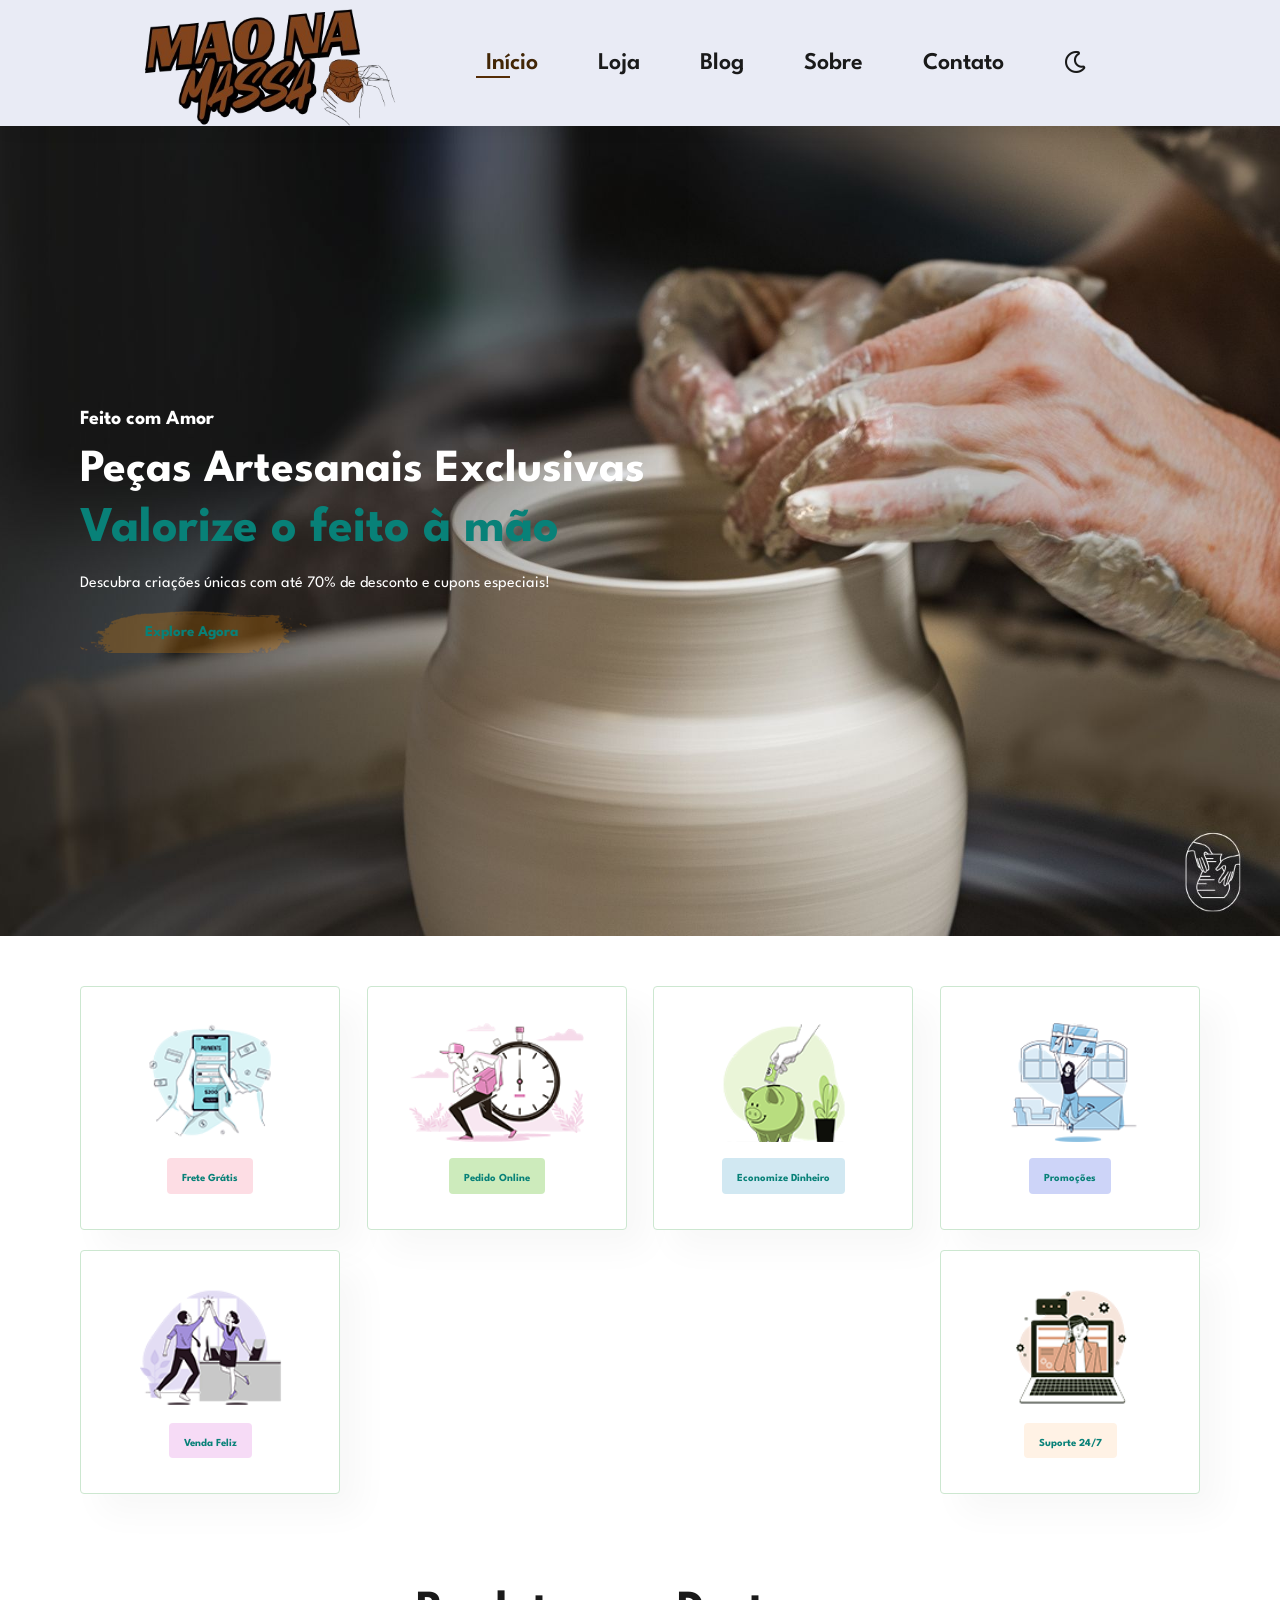
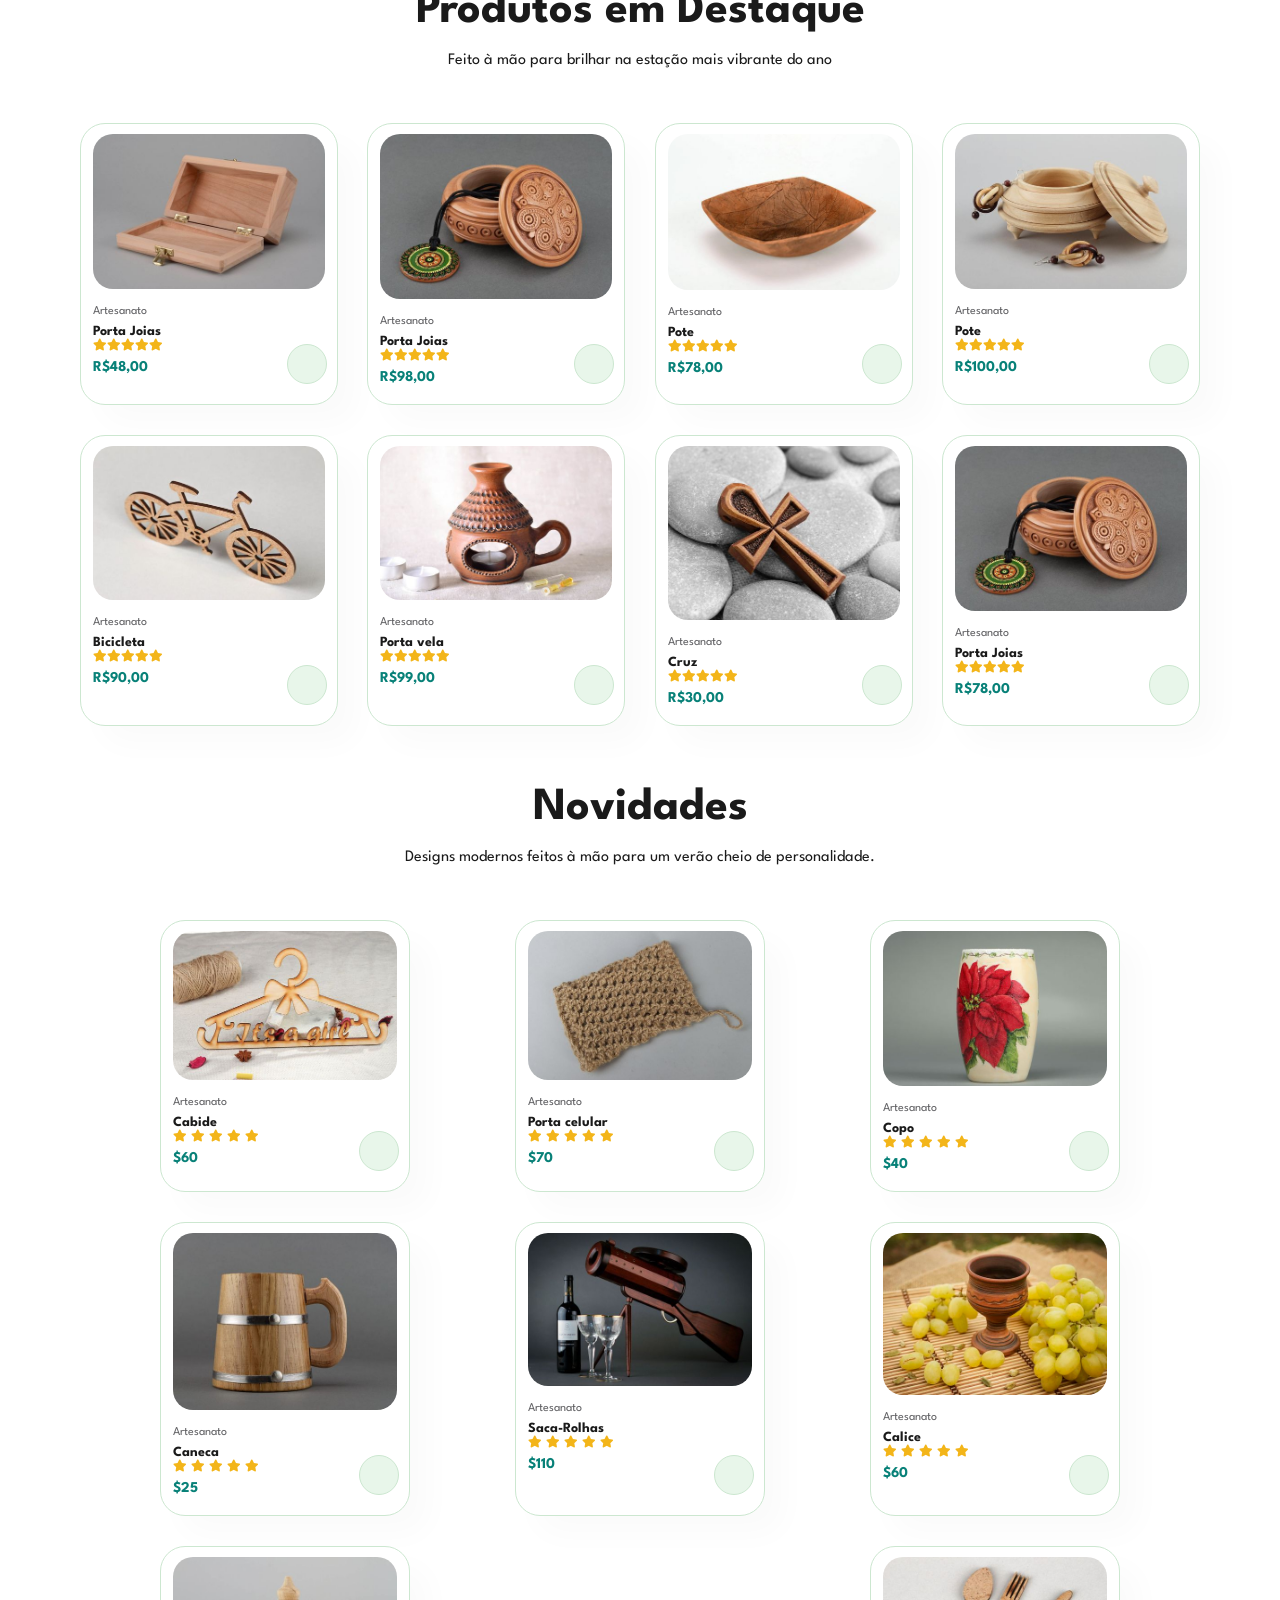
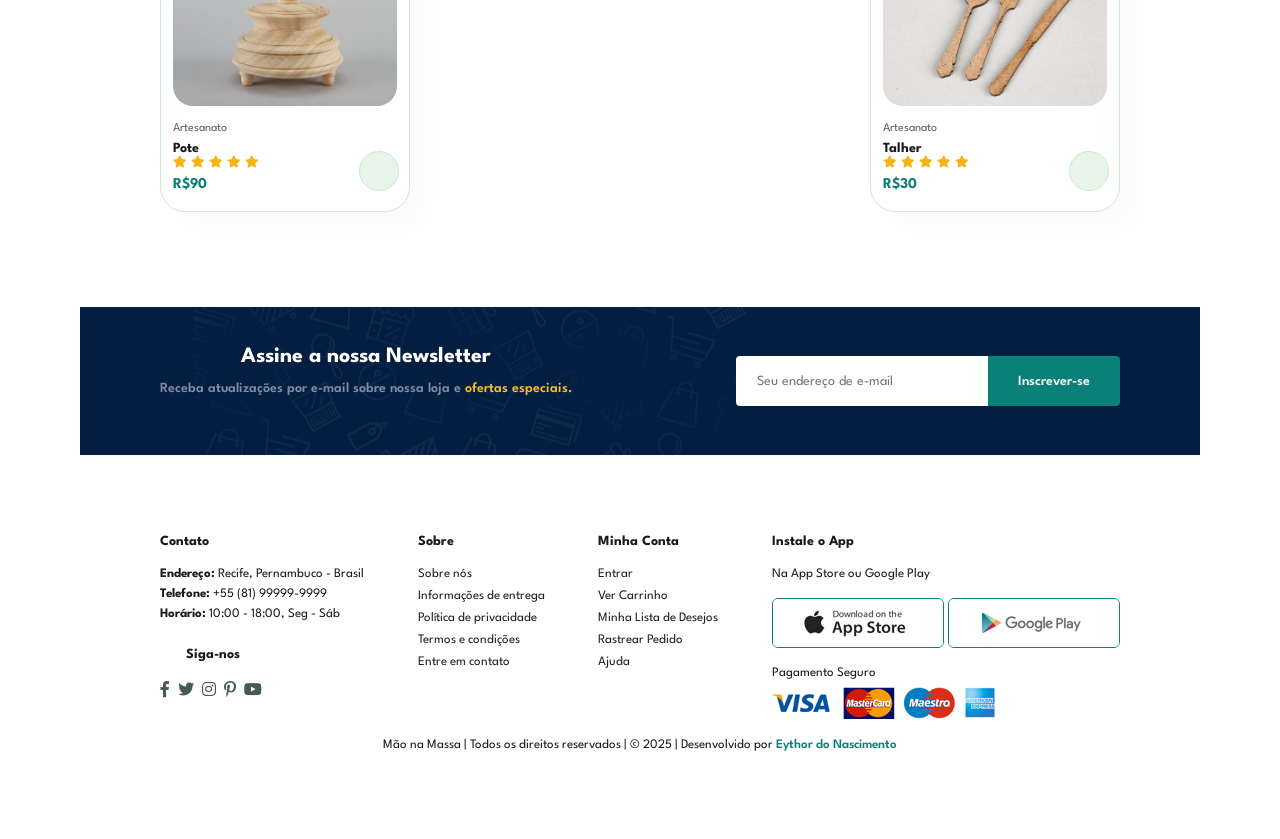
<file: index.html>
<!DOCTYPE html>
<html lang="pt-BR">
<head>
    <meta charset="UTF-8">
    <meta http-equiv="X-UA-Compatible" content="IE=edge">
    <meta name="viewport" content="width=device-width, initial-scale=1.0">
    <title>Home - Mão na Massa</title>

    <!-- font-awesome cdn link -->
    <link rel="stylesheet" href="https://pro.fontawesome.com/releases/v5.10.0/css/all.css"/>

    <!-- link do arquivo CSS personalizado -->
    <link rel="stylesheet" href="style.css">
</head>
<body>
    
    <section id="header">
        <a href="#"><img src="images/logo.png" class="logo" alt=""></a>
        <div>
            <ul id="navbar">
                <li><a class="active" href="index.html">Início</a></li>
                <li><a href="shop.html">Loja</a></li>
                <li><a href="blog.html">Blog</a></li>
                <li><a href="about.html">Sobre</a></li>
                <li><a href="contact.html">Contato</a></li>
                <li>
                    <a href="#" id="theme-toggle">
                        <i class="far fa-moon"></i>
                    </a>
                </li>
                <li id="lg-bag"><a href="cart.html"><i class="far fa-shopping-bag"></i></a></li>
                <a href="#" id="close"><i class="far fa-times"></i></a>
            </ul>
        </div>
        <div id="mobile">
            <a href="cart.html"><i class="far fa-shopping-bag"></i></a>
            <i id="bar" class="fas fa-outdent"></i>
        </div>
    </section>
    <section id="hero">
        <h4>Feito com Amor</h4>
        <h2>Peças Artesanais Exclusivas</h2>
        <h1>Valorize o feito à mão</h1>
        <p>Descubra criações únicas com até 70% de desconto e cupons especiais!</p>
        <button>Explore Agora</button>
    </section>

    <section id="feature" class="section-p1">
        <div class="fe-box">
            <img src="images/features/f1.png" alt="" >
            <h6>Frete Grátis</h6>
        </div>
        <div class="fe-box">
            <img src="images/features/f2.png" alt="">
            <h6>Pedido Online</h6>
        </div>
        <div class="fe-box">
            <img src="images/features/f3.png" alt="">
            <h6>Economize Dinheiro</h6>
        </div>
        <div class="fe-box">
            <img src="images/features/f4.png" alt="">
            <h6>Promoções</h6>
        </div>
        <div class="fe-box">
            <img src="images/features/f5.png" alt="">
            <h6>Venda Feliz</h6>
        </div>
        <div class="fe-box">
            <img src="images/features/f6.png" alt="">
            <h6>Suporte 24/7</h6>
        </div>
    </section>
    <section id="product1" class="section-p1">
        <h2>Produtos em Destaque</h2>
        <p>Feito à mão para brilhar na estação mais vibrante do ano</p>
        <div class="pro-container">
            <div class="pro">
                <a href="singleProduct.html">  <img src="images/products/f1.jpg" alt=""></a>     
                <div class="des">
                    <span>Artesanato</span>
                    <h5>Porta Joias</h5>
                    <div class="star">
                        <i class="fas fa-star"></i><i class="fas fa-star"></i><i class="fas fa-star"></i><i class="fas fa-star"></i><i class="fas fa-star"></i>
                    </div>
                    <h4>R$48,00</h4>
                </div>
                <a href="#"><i class="fas fa-shopping-cart cart"></i></a>
            </div>
            <div class="pro">
                <a href="singleProduct.html"> <img src="images/products/f2.jpg" alt=""></a>
                <div class="des">
                    <span>Artesanato</span>
                    <h5>Porta Joias</h5>
                    <div class="star">
                        <i class="fas fa-star"></i><i class="fas fa-star"></i><i class="fas fa-star"></i><i class="fas fa-star"></i><i class="fas fa-star"></i>
                    </div>
                    <h4>R$98,00</h4>
                </div>
                <a href="#"><i class="fas fa-shopping-cart cart"></i></a>
            </div>
            <div class="pro">
                <a href="singleProduct.html"><img src="images/products/f3.jpg" alt=""></a>
                <div class="des">
                    <span>Artesanato</span>
                    <h5>Pote</h5>
                    <div class="star">
                        <i class="fas fa-star"></i><i class="fas fa-star"></i><i class="fas fa-star"></i><i class="fas fa-star"></i><i class="fas fa-star"></i>
                    </div>
                    <h4>R$78,00</h4>
                </div>
                <a href="#"><i class="fas fa-shopping-cart cart"></i></a>
            </div>
            <div class="pro">
                <a href="singleProduct.html"><img src="images/products/f4.jpg" alt=""></a>
               
                <div class="des">
                    <span>Artesanato</span>
                    <h5>Pote</h5>
                    <div class="star">
                        <i class="fas fa-star"></i><i class="fas fa-star"></i><i class="fas fa-star"></i><i class="fas fa-star"></i><i class="fas fa-star"></i>
                    </div>
                    <h4>R$100,00</h4>
                </div>
                <a href="#"><i class="fas fa-shopping-cart cart"></i></a>
            </div>
            <div class="pro">
                <a href="singleProduct.html">  <img src="images/products/f5.jpg" alt=""></a>
                <div class="des">
                    <span>Artesanato</span>
                    <h5>Bicicleta</h5>
                    <div class="star">
                        <i class="fas fa-star"></i><i class="fas fa-star"></i><i class="fas fa-star"></i><i class="fas fa-star"></i><i class="fas fa-star"></i>
                    </div>
                    <h4>R$90,00</h4>
                </div>
                <a href="#"><i class="fas fa-shopping-cart cart"></i></a>
            </div>
            <div class="pro">
                <a href="singleProduct.html"><img src="images/products/f6.jpg" alt=""></a>
                <div class="des">
                    <span>Artesanato</span>
                    <h5>Porta vela</h5>
                    <div class="star">
                        <i class="fas fa-star"></i><i class="fas fa-star"></i><i class="fas fa-star"></i><i class="fas fa-star"></i><i class="fas fa-star"></i>
                    </div>
                    <h4>R$99,00</h4>
                </div>
                <a href="#"><i class="fas fa-shopping-cart cart"></i></a>
            </div>
            <div class="pro">
                <a href="singleProduct.html"><img src="images/products/f7.jpg" alt=""></a>
                
                <div class="des">
                    <span>Artesanato</span>
                    <h5>Cruz</h5>
                    <div class="star">
                        <i class="fas fa-star"></i><i class="fas fa-star"></i><i class="fas fa-star"></i><i class="fas fa-star"></i><i class="fas fa-star"></i>
                    </div>
                    <h4>R$30,00</h4>
                </div>
                <a href="#"><i class="fas fa-shopping-cart cart"></i></a>
            </div>
            <div class="pro">
                <a href="singleProduct.html"><img src="images/products/f2.jpg" alt=""></a>
                <div class="des">
                    <span>Artesanato</span>
                    <h5>Porta Joias</h5>
                    <div class="star">
                        <i class="fas fa-star"></i><i class="fas fa-star"></i><i class="fas fa-star"></i><i class="fas fa-star"></i><i class="fas fa-star"></i>
                    </div>
                    <h4>R$78,00</h4>
                </div>
                <a href="#"><i class="fas fa-shopping-cart cart"></i></a>
            </div>
        </div>
    



    <section id="product1" class="section-p1">
        <h2>Novidades</h2>
        <p>Designs modernos feitos à mão para um verão cheio de personalidade.</p>
        <div class="pro-container">
            <div class="pro">
                <a href="singleProduct.html"><img src="images/products/n1.jpg" alt=""></a>
                <div class="des">
                    <span>Artesanato</span>
                    <h5>Cabide</h5>
                    <div class="star">
                        <i class="fas fa-star"></i>
                        <i class="fas fa-star"></i>
                        <i class="fas fa-star"></i>
                        <i class="fas fa-star"></i>
                        <i class="fas fa-star"></i>
                    </div>
                    <h4>$60</h4>
                </div>
                <a href="#"><i class="fas fa-shopping-cart cart"></i></a>
            </div>
            <div class="pro">
                <a href="singleProduct.html"><img src="images/products/n2.jpg" alt=""></a>
                
               
                 <div class="des">
                    <span>Artesanato</span>
                    <h5>Porta celular</h5>
                    <div class="star">
                        <i class="fas fa-star"></i>
                        <i class="fas fa-star"></i>
                        <i class="fas fa-star"></i>
                        <i class="fas fa-star"></i>
                        <i class="fas fa-star"></i>
                    </div>
                    <h4>$70</h4>
                </div> 
                <a href="#"><i class="fas fa-shopping-cart cart"></i></a>
            </div>
            <div class="pro">
                <a href="singleProduct.html"> <img src="images/products/n3.jpg" alt=""></a>
                <div class="des">
                    <span>Artesanato</span>
                    <h5>Copo</h5>
                    <div class="star">
                        <i class="fas fa-star"></i>
                        <i class="fas fa-star"></i>
                        <i class="fas fa-star"></i>
                        <i class="fas fa-star"></i>
                        <i class="fas fa-star"></i>
                    </div>
                    <h4>$40</h4>
                </div>
                <a href="#"><i class="fas fa-shopping-cart cart"></i></a>
            </div>
            <div class="pro">
                <img src="images/products/n4.jpg" alt="">
                <div class="des">
                    <span>Artesanato</span>
                    <h5>Caneca</h5>
                    <div class="star">
                        <i class="fas fa-star"></i>
                        <i class="fas fa-star"></i>
                        <i class="fas fa-star"></i>
                        <i class="fas fa-star"></i>
                        <i class="fas fa-star"></i>
                    </div>
                    <h4>$25</h4>
                </div>
                <a href="#"><i class="fas fa-shopping-cart cart"></i></a>
            </div>
            <div class="pro">
                <a href="singleProduct.html"><img src="images/products/n5.jpg" alt=""></a>
               
                <div class="des">
                    <span>Artesanato</span>
                    <h5>Saca-Rolhas</h5>
                    <div class="star">
                        <i class="fas fa-star"></i>
                        <i class="fas fa-star"></i>
                        <i class="fas fa-star"></i>
                        <i class="fas fa-star"></i>
                        <i class="fas fa-star"></i>
                    </div>
                    <h4>$110</h4>
                </div>
                <a href="#"><i class="fas fa-shopping-cart cart"></i></a>
            </div>
            <div class="pro">
                <a href="singleProduct.html"> <img src="images/products/n6.jpg" alt=""></a>
                
                <div class="des">
                    <span>Artesanato</span>
                    <h5>Calice</h5>
                    <div class="star">
                        <i class="fas fa-star"></i>
                        <i class="fas fa-star"></i>
                        <i class="fas fa-star"></i>
                        <i class="fas fa-star"></i>
                        <i class="fas fa-star"></i>
                    </div>
                    <h4>$60</h4>
                </div>
                <a href="#"><i class="fas fa-shopping-cart cart"></i></a>
            </div>
            <div class="pro">
                <a href="singleProduct.html"><img src="images/products/n7.jpg" alt=""></a>
                
                <div class="des">
                    <span>Artesanato</span>
                    <h5>Pote</h5>
                    <div class="star">
                        <i class="fas fa-star"></i>
                        <i class="fas fa-star"></i>
                        <i class="fas fa-star"></i>
                        <i class="fas fa-star"></i>
                        <i class="fas fa-star"></i>
                    </div>
                    <h4>R$90</h4>
                </div>
                <a href="#"><i class="fas fa-shopping-cart cart"></i></a>
            </div>
            <div class="pro">
                <a href="singleProduct.html"><img src="images/products/n8.jpg" alt=""></a>
                
                <div class="des">
                    <span>Artesanato</span>
                    <h5>Talher</h5>
                    <div class="star">
                        <i class="fas fa-star"></i>
                        <i class="fas fa-star"></i>
                        <i class="fas fa-star"></i>
                        <i class="fas fa-star"></i>
                        <i class="fas fa-star"></i>
                    </div>
                    <h4>R$30</h4>
                </div>
                <a href="#"><i class="fas fa-shopping-cart cart"></i></a>
            </div>
        </div>
    </section>


    <section id="newsletter" class="section-p1 section-m1">
        <div class="newstext">
            <h4>Assine a nossa Newsletter</h4>
            <p>Receba atualizações por e-mail sobre nossa loja e <span>ofertas especiais.</span></p>
        </div>
        <div class="form">
            <input type="text" placeholder="Seu endereço de e-mail">
            <button class="normal">Inscrever-se</button>
        </div>
    </section>


    <footer class="section-p1">
        <div class="col">
           
            <h4>Contato</h4>
            <p><strong>Endereço:</strong> Recife, Pernambuco - Brasil</p>
            <p><strong>Telefone:</strong> +55 (81) 99999-9999</p>
            <p><strong>Horário:</strong> 10:00 - 18:00, Seg - Sáb</p>
            <div class="follow">
                <h4>Siga-nos</h4>
                <div class="icon">
                    <i class="fab fa-facebook-f"></i>
                    <i class="fab fa-twitter"></i>
                    <i class="fab fa-instagram"></i>
                    <i class="fab fa-pinterest-p"></i>
                    <i class="fab fa-youtube"></i>
                </div>
            </div>
        </div>
        <div class="col">
            <h4>Sobre</h4>
            <a href="#">Sobre nós</a>
            <a href="#">Informações de entrega</a>
            <a href="#">Política de privacidade</a>
            <a href="#">Termos e condições</a>
            <a href="#">Entre em contato</a>
        </div>
        <div class="col">
            <h4>Minha Conta</h4>
            <a href="#">Entrar</a>
            <a href="#">Ver Carrinho</a>
            <a href="#">Minha Lista de Desejos</a>
            <a href="#">Rastrear Pedido</a>
            <a href="#">Ajuda</a>
        </div>
        <div class="col install">
            <h4>Instale o App</h4>
            <p>Na App Store ou Google Play</p>
            <div class="row">
                <img src="images/pay/app.jpg" alt="">
                <img src="images/pay/play.jpg" alt="">
            </div>
            <p>Pagamento Seguro</p>
            <img src="images/pay/pay.png" alt="">
        </div>
        <div class="copyright">
            <p>
                Mão na Massa | Todos os direitos reservados | © 2025 | 
                Desenvolvido por 
                <a href="https://github.com/EythordoNascimento" target="_blank">
                    Eythor do Nascimento
                </a>
            </p>
        </div>
        
    </footer>

    <!-- javascript script file link -->
    <script src="script.js"></script>
</body>
</html>
</file>
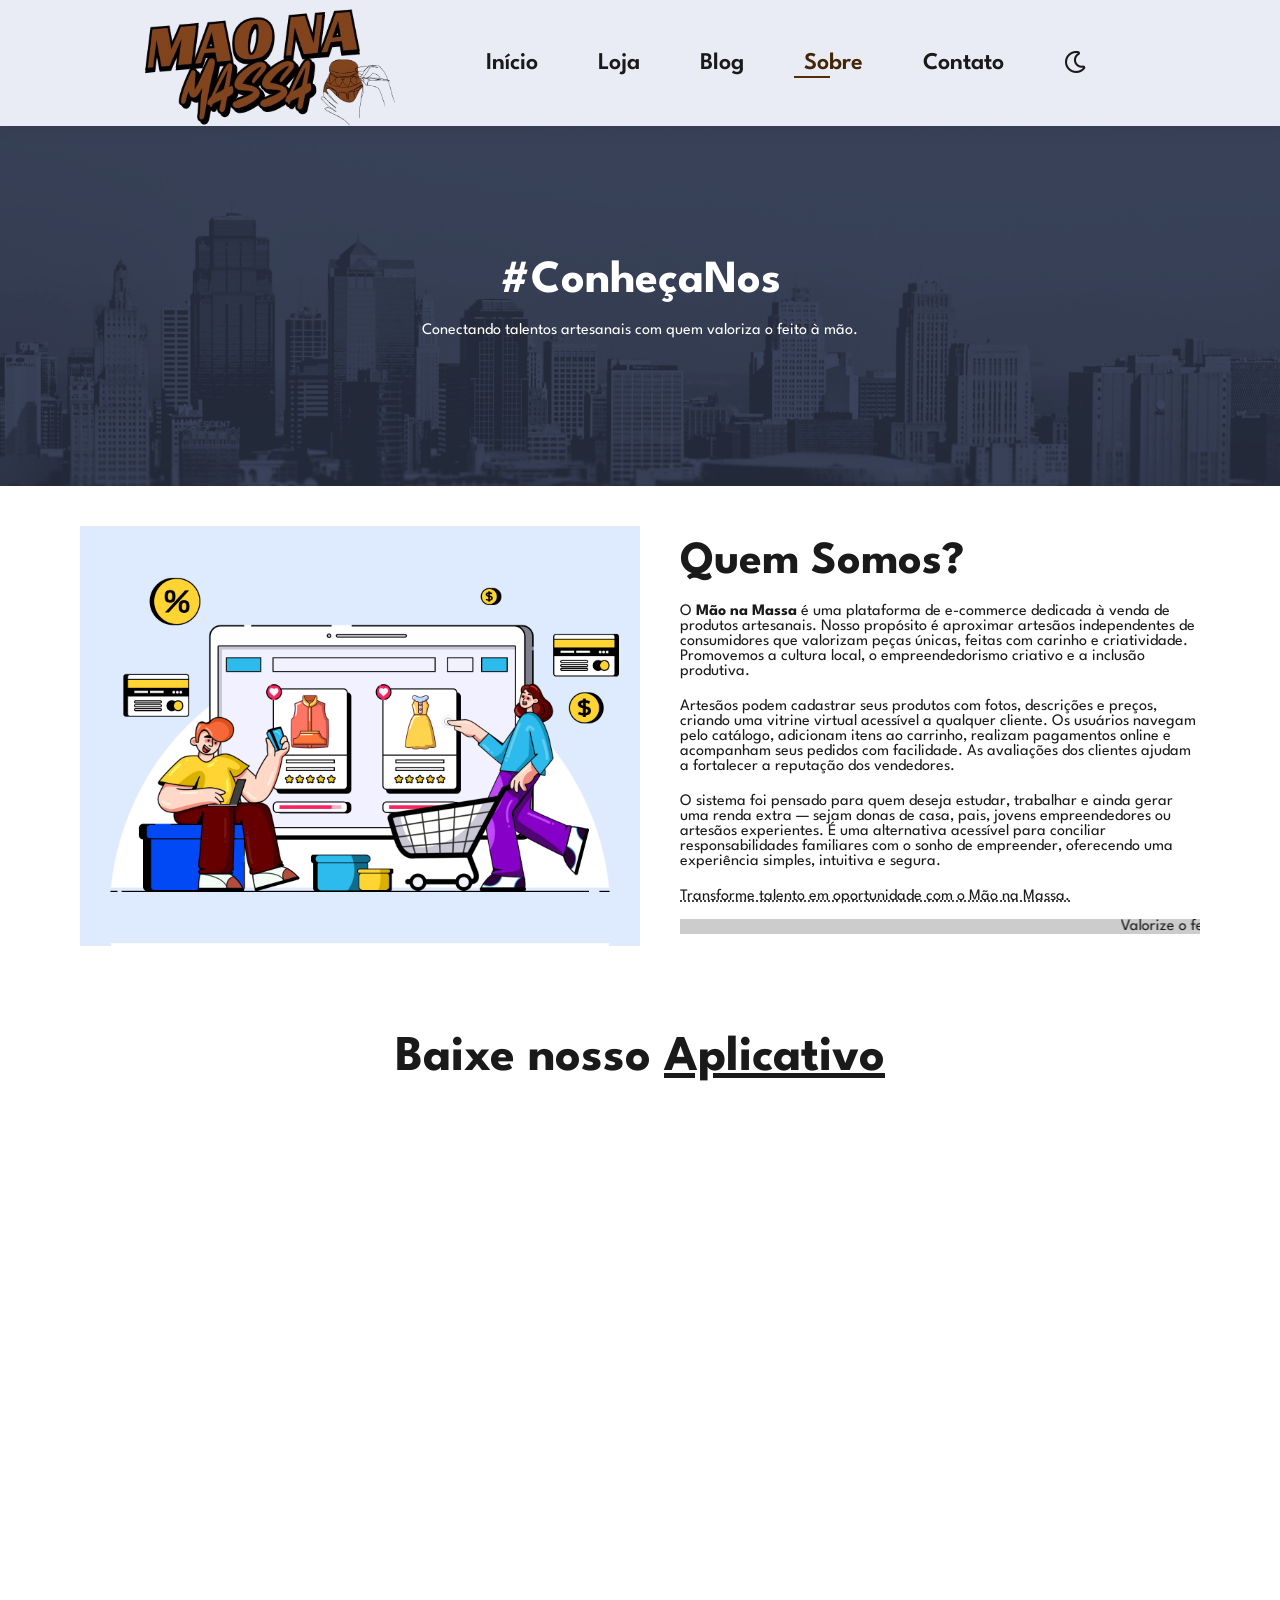
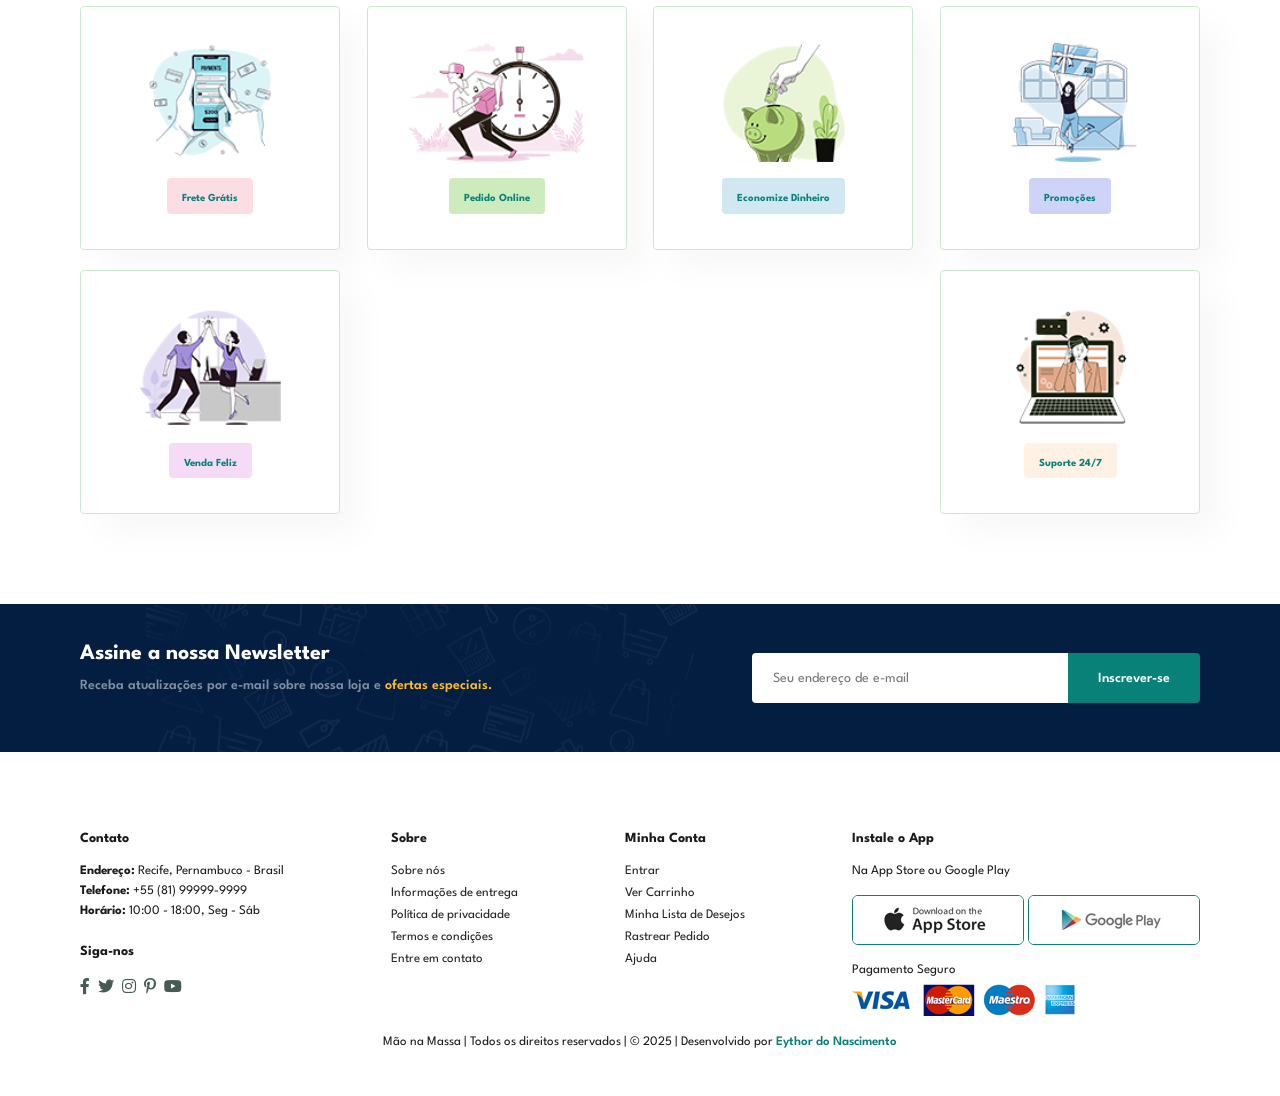
<file: about.html>
<!DOCTYPE html>
<html lang="pt-BR">

<head>
    <meta charset="UTF-8">
    <meta http-equiv="X-UA-Compatible" content="IE=edge">
    <meta name="viewport" content="width=device-width, initial-scale=1.0">
    <title>Sobre - Mão na Massa</title>

    <!-- font-awesome cdn link -->
    <link rel="stylesheet" href="https://pro.fontawesome.com/releases/v5.10.0/css/all.css" />

    <!-- link do arquivo CSS personalizado -->
    <link rel="stylesheet" href="style.css">
</head>

<body>

    <section id="header">
        <a href="#"><img src="images/logo.png" class="logo" alt=""></a>
        <div>
            <ul id="navbar">
                <li><a href="index.html">Início</a></li>
                <li><a href="shop.html">Loja</a></li>
                <li><a href="blog.html">Blog</a></li>
                <li><a class="active" href="about.html">Sobre</a></li>
                <li><a href="contact.html">Contato</a></li>
                <li>
                    <a href="#" id="theme-toggle">
                        <i class="far fa-moon"></i>
                    </a>
                </li>
                <li id="lg-bag"><a href="cart.html"><i class="far fa-shopping-bag"></i></a></li>
                <a href="#" id="close"><i class="far fa-times"></i></a>
            </ul>
        </div>
        <div id="mobile">
            <a href="cart.html"><i class="far fa-shopping-bag"></i></a>
            <i id="bar" class="fas fa-outdent"></i>
        </div>
    </section>

    <section id="page-header" class="about-header">
        <h2>#ConheçaNos</h2>
        <p>Conectando talentos artesanais com quem valoriza o feito à mão.</p>
    </section>
    
    <section id="about-head" class="section-p1">
        <img src="images/about/a6.jpg" alt="Artesão trabalhando em peça artesanal">
        <div>
            <h2>Quem Somos?</h2>
            <p>O <strong>Mão na Massa</strong> é uma plataforma de e-commerce dedicada à venda de produtos artesanais. Nosso propósito é aproximar artesãos independentes de consumidores que valorizam peças únicas, feitas com carinho e criatividade. Promovemos a cultura local, o empreendedorismo criativo e a inclusão produtiva.</p>
            <p>Artesãos podem cadastrar seus produtos com fotos, descrições e preços, criando uma vitrine virtual acessível a qualquer cliente. Os usuários navegam pelo catálogo, adicionam itens ao carrinho, realizam pagamentos online e acompanham seus pedidos com facilidade. As avaliações dos clientes ajudam a fortalecer a reputação dos vendedores.</p>
            <p>O sistema foi pensado para quem deseja estudar, trabalhar e ainda gerar uma renda extra — sejam donas de casa, pais, jovens empreendedores ou artesãos experientes. É uma alternativa acessível para conciliar responsabilidades familiares com o sonho de empreender, oferecendo uma experiência simples, intuitiva e segura.</p>
            <abbr title="">Transforme talento em oportunidade com o Mão na Massa.</abbr>
            <br><br>
            <marquee bgcolor="#ccc" loop="-1" scrollamount="5" width="100%">
                Valorize o feito à mão. Compre de quem faz com o coração.
            </marquee>
        </div>
    </section>

    <section id="about-app" class="section-p1">
        <h1>Baixe nosso <a href="#">Aplicativo</a></h1>
        <div class="video">
            <video autoplay muted loop src="images/about/1.mp4"></video>
        </div>
    </section>

    <section id="feature" class="section-p1">
        <div class="fe-box">
            <img src="images/features/f1.png" alt="">
            <h6>Frete Grátis</h6>
        </div>
        <div class="fe-box">
            <img src="images/features/f2.png" alt="">
            <h6>Pedido Online</h6>
        </div>
        <div class="fe-box">
            <img src="images/features/f3.png" alt="">
            <h6>Economize Dinheiro</h6>
        </div>
        <div class="fe-box">
            <img src="images/features/f4.png" alt="">
            <h6>Promoções</h6>
        </div>
        <div class="fe-box">
            <img src="images/features/f5.png" alt="">
            <h6>Venda Feliz</h6>
        </div>
        <div class="fe-box">
            <img src="images/features/f6.png" alt="">
            <h6>Suporte 24/7</h6>
        </div>
    </section>

    <section id="newsletter" class="section-p1 section-m1">
        <div class="newstext">
            <h4>Assine a nossa Newsletter</h4>
            <p>Receba atualizações por e-mail sobre nossa loja e <span>ofertas especiais.</span></p>
        </div>
        <div class="form">
            <input type="text" placeholder="Seu endereço de e-mail">
            <button class="normal">Inscrever-se</button>
        </div>
    </section>

    <footer class="section-p1">
        <div class="col">
        
            <h4>Contato</h4>
            <p><strong>Endereço:</strong> Recife, Pernambuco - Brasil</p>
            <p><strong>Telefone:</strong> +55 (81) 99999-9999</p>
            <p><strong>Horário:</strong> 10:00 - 18:00, Seg - Sáb</p>
            <div class="follow">
                <h4>Siga-nos</h4>
                <div class="icon">
                    <i class="fab fa-facebook-f"></i>
                    <i class="fab fa-twitter"></i>
                    <i class="fab fa-instagram"></i>
                    <i class="fab fa-pinterest-p"></i>
                    <i class="fab fa-youtube"></i>
                </div>
            </div>
        </div>
        <div class="col">
            <h4>Sobre</h4>
            <a href="#">Sobre nós</a>
            <a href="#">Informações de entrega</a>
            <a href="#">Política de privacidade</a>
            <a href="#">Termos e condições</a>
            <a href="#">Entre em contato</a>
        </div>
        <div class="col">
            <h4>Minha Conta</h4>
            <a href="#">Entrar</a>
            <a href="#">Ver Carrinho</a>
            <a href="#">Minha Lista de Desejos</a>
            <a href="#">Rastrear Pedido</a>
            <a href="#">Ajuda</a>
        </div>
        <div class="col install">
            <h4>Instale o App</h4>
            <p>Na App Store ou Google Play</p>
            <div class="row">
                <img src="images/pay/app.jpg" alt="">
                <img src="images/pay/play.jpg" alt="">
            </div>
            <p>Pagamento Seguro</p>
            <img src="images/pay/pay.png" alt="">
        </div>
        <div class="copyright">
            <p>
                Mão na Massa | Todos os direitos reservados | © 2025 | 
                Desenvolvido por 
                <a href="https://github.com/EythordoNascimento" target="_blank">
                    Eythor do Nascimento
                </a>
            </p>
        </div>
    </footer>

    <!-- link do arquivo JavaScript -->
    <script src="script.js"></script>
</body>

</html>
</file>
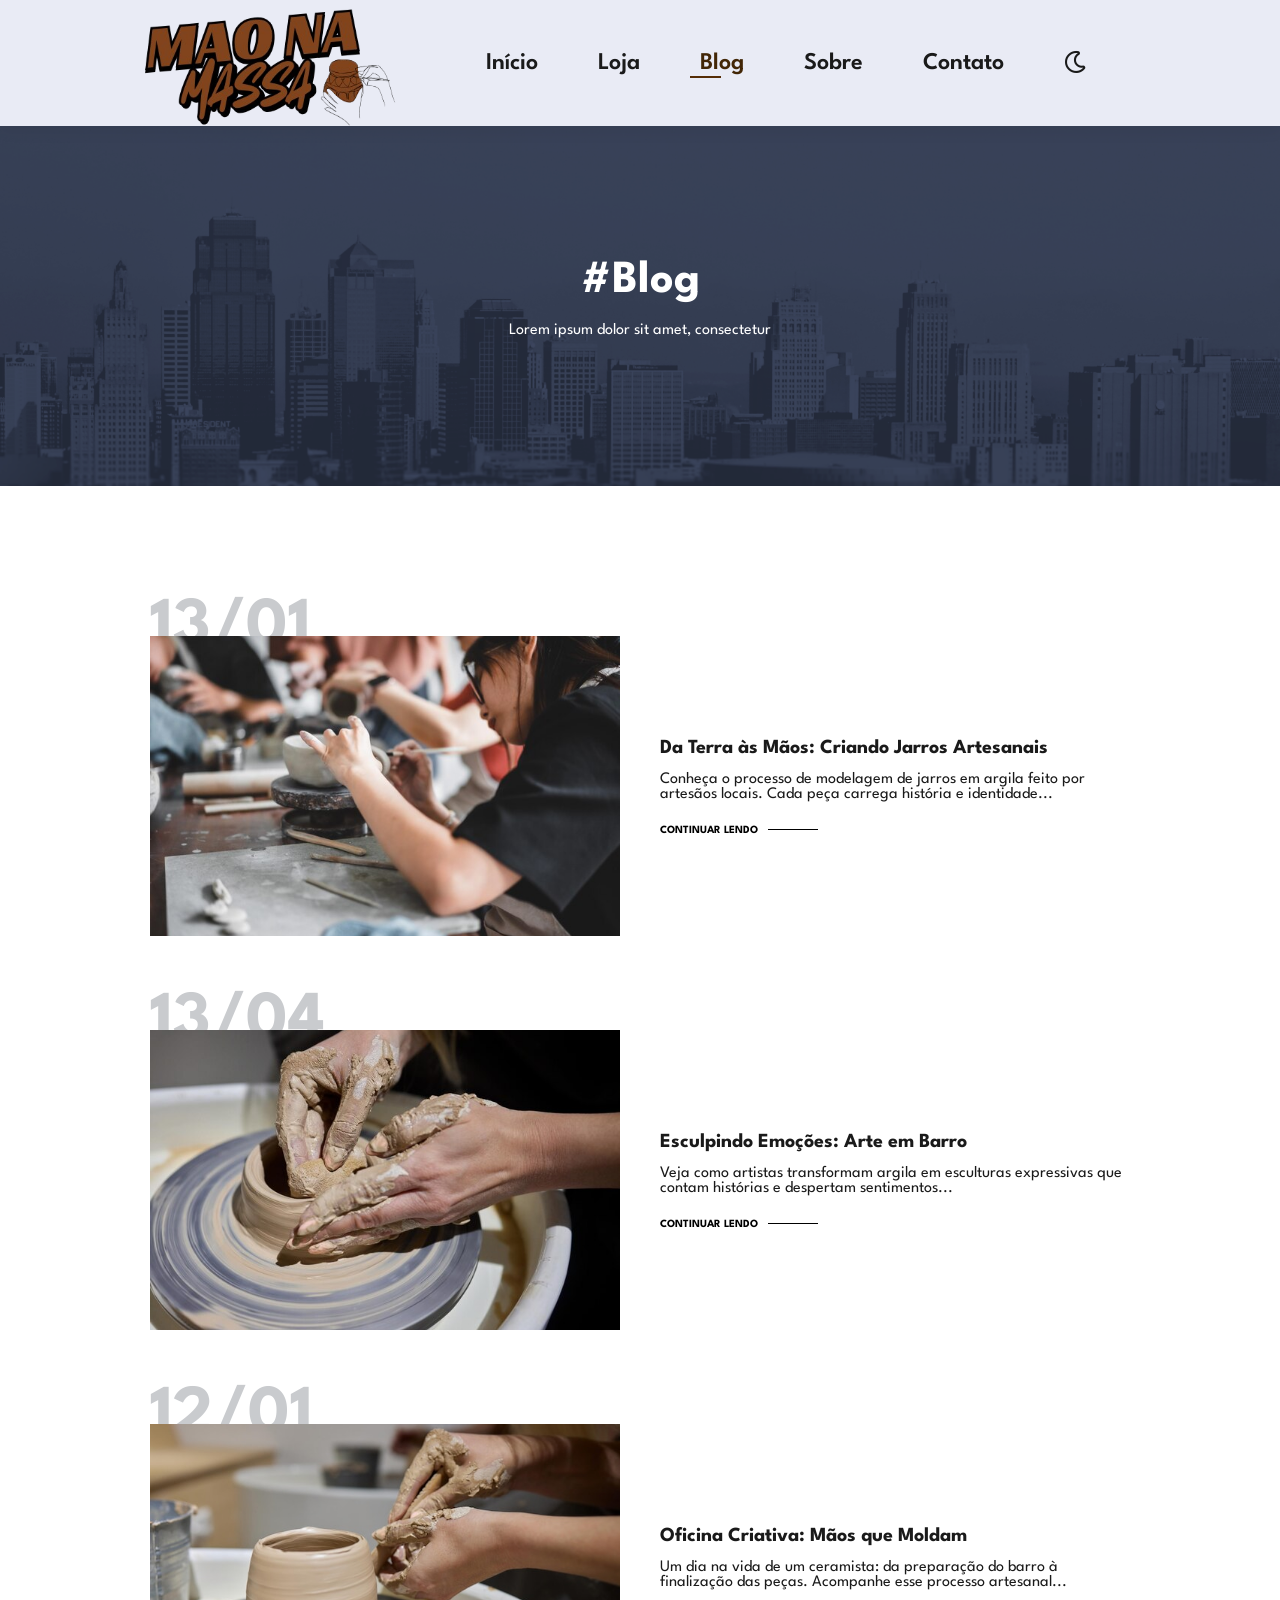
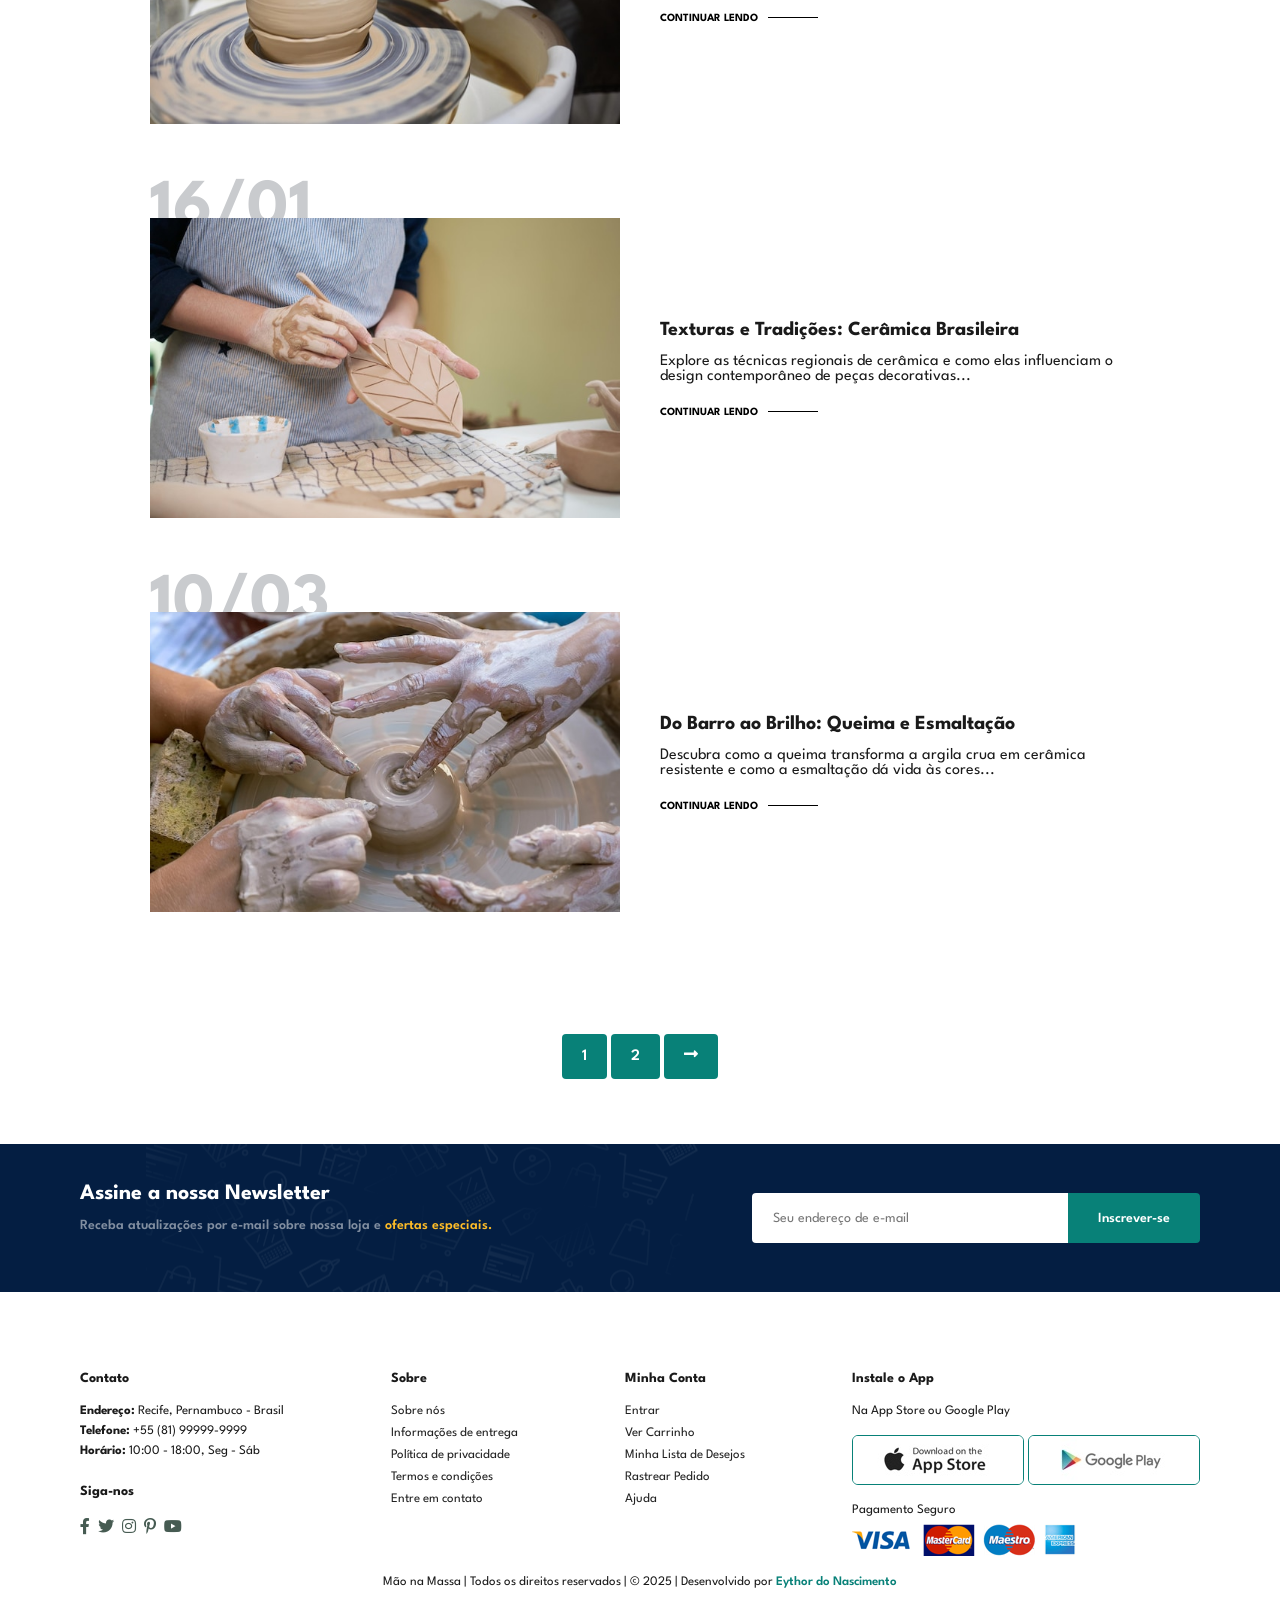
<file: blog.html>
<!DOCTYPE html>
<html lang="pt-BR">

<head>
    <meta charset="UTF-8">
    <meta http-equiv="X-UA-Compatible" content="IE=edge">
    <meta name="viewport" content="width=device-width, initial-scale=1.0">
    <title>Blog - Mão na Massa</title>

    <!-- font-awesome cdn link -->
    <link rel="stylesheet" href="https://pro.fontawesome.com/releases/v5.10.0/css/all.css" />

    <!-- link do arquivo CSS personalizado -->
    <link rel="stylesheet" href="style.css">
</head>

<body>

    <section id="header">
        <a href="#"><img src="images/logo.png" class="logo" alt=""></a>
        <div>
            <ul id="navbar">
                <li><a href="index.html">Início</a></li>
                <li><a href="shop.html">Loja</a></li>
                <li><a class="active" href="blog.html">Blog</a></li>
                <li><a href="about.html">Sobre</a></li>
                <li><a href="contact.html">Contato</a></li>
                <li>
                    <a href="#" id="theme-toggle">
                        <i class="far fa-moon"></i>
                    </a>
                </li>
                <li id="lg-bag"><a href="cart.html"><i class="far fa-shopping-bag"></i></a></li>
                <a href="#" id="close"><i class="far fa-times"></i></a>
            </ul>
        </div>
        <div id="mobile">
            <a href="cart.html"><i class="far fa-shopping-bag"></i></a>
            <i id="bar" class="fas fa-outdent"></i>
        </div>
    </section>

    <section id="page-header" class="about-header">
        <h2>#Blog</h2>
        <p>Lorem ipsum dolor sit amet, consectetur</p>
    </section>
    
    <section id="blog">
        <div class="blog-box">
            <div class="blog-img">
                <img src="images/blog/b1.png" alt="">
            </div>
            <div class="blog-details">
                <h4>Da Terra às Mãos: Criando Jarros Artesanais</h4>
                <p>Conheça o processo de modelagem de jarros em argila feito por artesãos locais. Cada peça carrega história e identidade...</p>
                <a href="#">CONTINUAR LENDO</a>
            </div>
            <h1>13/01</h1>
        </div>
        <div class="blog-box">
            <div class="blog-img">
                <img src="images/blog/b2.png" alt="">
            </div>
            <div class="blog-details">
                <h4>Esculpindo Emoções: Arte em Barro</h4>
                <p>Veja como artistas transformam argila em esculturas expressivas que contam histórias e despertam sentimentos...</p>
                <a href="#">CONTINUAR LENDO</a>
            </div>
            <h1>13/04</h1>
        </div>
        <div class="blog-box">
            <div class="blog-img">
                <img src="images/blog/b3.png" alt="">
            </div>
            <div class="blog-details">
                <h4>Oficina Criativa: Mãos que Moldam</h4>
                <p>Um dia na vida de um ceramista: da preparação do barro à finalização das peças. Acompanhe esse processo artesanal...</p>
                <a href="#">CONTINUAR LENDO</a>
            </div>
            <h1>12/01</h1>
        </div>
        <div class="blog-box">
            <div class="blog-img">
                <img src="images/blog/b4.png" alt="">
            </div>
            <div class="blog-details">
                <h4>Texturas e Tradições: Cerâmica Brasileira</h4>
                <p>Explore as técnicas regionais de cerâmica e como elas influenciam o design contemporâneo de peças decorativas...</p>
                <a href="#">CONTINUAR LENDO</a>
            </div>
            <h1>16/01</h1>
        </div>
        <div class="blog-box">
            <div class="blog-img">
                <img src="images/blog/b6.png" alt="">
            </div>
            <div class="blog-details">
                <h4>Do Barro ao Brilho: Queima e Esmaltação</h4>
                <p>Descubra como a queima transforma a argila crua em cerâmica resistente e como a esmaltação dá vida às cores...</p>
                <a href="#">CONTINUAR LENDO</a>
            </div>
            <h1>10/03</h1>
        </div>
    </section>
    

    <section id="pagination" class="section-p1">
        <a href="#">1</a>
        <a href="#">2</a>
        <a href="#"><i class="fas fa-long-arrow-alt-right"></i></a>
    </section>

    <section id="newsletter" class="section-p1 section-m1">
        <div class="newstext">
            <h4>Assine a nossa Newsletter</h4>
            <p>Receba atualizações por e-mail sobre nossa loja e <span>ofertas especiais.</span></p>
        </div>
        <div class="form">
            <input type="text" placeholder="Seu endereço de e-mail">
            <button class="normal">Inscrever-se</button>
        </div>
    </section>

    <footer class="section-p1">
        <div class="col">
            <h4>Contato</h4>
            <p><strong>Endereço:</strong> Recife, Pernambuco - Brasil</p>
            <p><strong>Telefone:</strong> +55 (81) 99999-9999</p>
            <p><strong>Horário:</strong> 10:00 - 18:00, Seg - Sáb</p>
            <div class="follow">
                <h4>Siga-nos</h4>
                <div class="icon">
                    <i class="fab fa-facebook-f"></i>
                    <i class="fab fa-twitter"></i>
                    <i class="fab fa-instagram"></i>
                    <i class="fab fa-pinterest-p"></i>
                    <i class="fab fa-youtube"></i>
                </div>
            </div>
        </div>
        <div class="col">
            <h4>Sobre</h4>
            <a href="#">Sobre nós</a>
            <a href="#">Informações de entrega</a>
            <a href="#">Política de privacidade</a>
            <a href="#">Termos e condições</a>
            <a href="#">Entre em contato</a>
        </div>
        <div class="col">
            <h4>Minha Conta</h4>
            <a href="#">Entrar</a>
            <a href="#">Ver Carrinho</a>
            <a href="#">Minha Lista de Desejos</a>
            <a href="#">Rastrear Pedido</a>
            <a href="#">Ajuda</a>
        </div>
        <div class="col install">
            <h4>Instale o App</h4>
            <p>Na App Store ou Google Play</p>
            <div class="row">
                <img src="images/pay/app.jpg" alt="">
                <img src="images/pay/play.jpg" alt="">
            </div>
            <p>Pagamento Seguro</p>
            <img src="images/pay/pay.png" alt="">
        </div>
        <div class="copyright">
            <p>
                Mão na Massa | Todos os direitos reservados | © 2025 | 
                Desenvolvido por 
                <a href="https://github.com/EythordoNascimento" target="_blank">
                    Eythor do Nascimento
                </a>
            </p>
        </div>
    </footer>

    <!-- link do arquivo JavaScript -->
    <script src="script.js"></script>
</body>

</html>
</file>
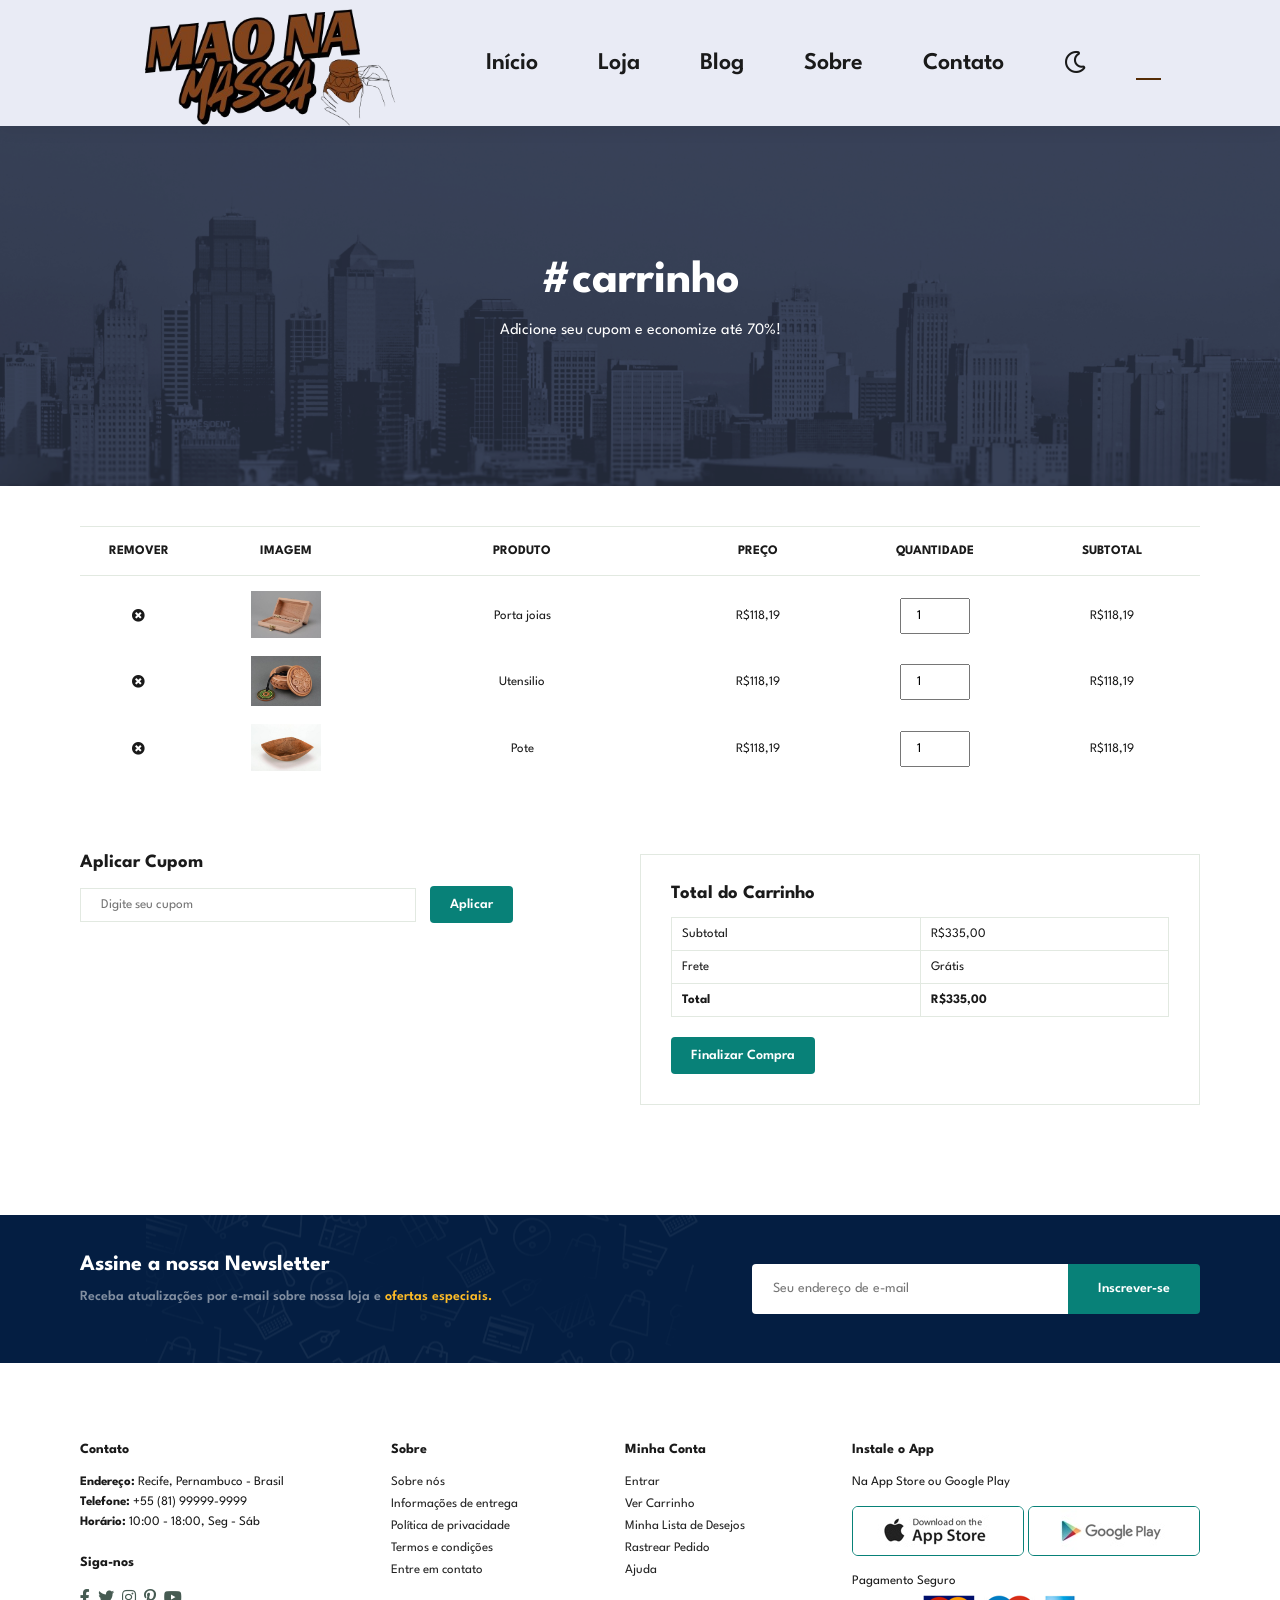
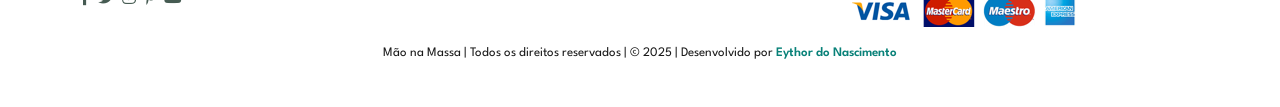
<file: cart.html>
<!DOCTYPE html>
<html lang="pt-BR">

<head>
    <meta charset="UTF-8">
    <meta http-equiv="X-UA-Compatible" content="IE=edge">
    <meta name="viewport" content="width=device-width, initial-scale=1.0">
    <title>Carrinho - Mão na Massa</title>

    <!-- link do font-awesome -->
    <link rel="stylesheet" href="https://pro.fontawesome.com/releases/v5.10.0/css/all.css" />

    <!-- link do arquivo css personalizado -->
    <link rel="stylesheet" href="style.css">

</head>

<body>

    <section id="header">
        <a href="#"><img src="images/logo.png" class="logo" alt="logo"></a>
        <div>
            <ul id="navbar">
                <li><a href="index.html">Início</a></li>
                <li><a href="shop.html">Loja</a></li>
                <li><a href="blog.html">Blog</a></li>
                <li><a href="about.html">Sobre</a></li>
                <li><a href="contact.html">Contato</a></li>
                <li>
                    <a href="#" id="theme-toggle">
                        <i class="far fa-moon"></i>
                    </a>
                </li>
                <li id="lg-bag"><a class="active" href="cart.html"><i class="far fa-shopping-bag"></i></a></li>
                <a href="#" id="close"><i class="far fa-times"></i></a>
            </ul>
        </div>
        <div id="mobile">
            <a href="cart.html"><i class="far fa-shopping-bag"></i></a>
            <i id="bar" class="fas fa-outdent"></i>
        </div>
    </section>

    <section id="page-header" class="about-header">
        <h2>#carrinho</h2>
        <p>Adicione seu cupom e economize até 70%!</p>
    </section>

    <section id="cart" class="section-p1">
        <table width="100%">
            <thead>
                <tr>
                    <td>Remover</td>
                    <td>Imagem</td>
                    <td>Produto</td>
                    <td>Preço</td>
                    <td>Quantidade</td>
                    <td>Subtotal</td>
                </tr>
            </thead>
            <tbody>
                <tr>
                    <td><a href="#"><i class="fas fa-times-circle"</i></a></td>
                    <td><img src="images/products/f1.jpg" alt=""></td>
                    <td>Porta joias</td>
                    <td>R$118,19</td>
                    <td><input type="number" value="1"></td>
                    <td>R$118,19</td>
                </tr>
                <tr>
                    <td><a href="#"><i class="fas fa-times-circle"</i></a></td>
                    <td><img src="images/products/f2.jpg" alt=""></td>
                    <td>Utensilio</td>
                    <td>R$118,19</td>
                    <td><input type="number" value="1"></td>
                    <td>R$118,19</td>
                </tr>
                <tr>
                    <td><a href="#"><i class="fas fa-times-circle"</i></a></td>
                    <td><img src="images/products/f3.jpg" alt=""></td>
                    <td>Pote</td>
                    <td>R$118,19</td>
                    <td><input type="number" value="1"></td>
                    <td>R$118,19</td>
                </tr>
            </tbody>
        </table>
    </section>

    <section id="cart-add" class="section-p1">
        <div class="coupon">
            <h3>Aplicar Cupom</h3>
            <div>
                <input type="text" placeholder="Digite seu cupom">
                <button class="normal">Aplicar</button>
            </div>
        </div>
        <div class="subtotal">
            <h3>Total do Carrinho</h3>
            <table>
                <tr>
                    <td>Subtotal</td>
                    <td>R$335,00</td>
                </tr>
                <tr>
                    <td>Frete</td>
                    <td>Grátis</td>
                </tr>
                <tr>
                    <td><strong>Total</strong></td>
                    <td><strong>R$335,00</strong></td>
                </tr>
            </table>
            <button class="normal">Finalizar Compra</button>
        </div>
    </section>

    <section id="newsletter" class="section-p1 section-m1">
        <div class="newstext">
            <h4>Assine a nossa Newsletter</h4>
            <p>Receba atualizações por e-mail sobre nossa loja e <span>ofertas especiais.</span></p>
        </div>
        <div class="form">
            <input type="text" placeholder="Seu endereço de e-mail">
            <button class="normal">Inscrever-se</button>
        </div>
    </section>

    <footer class="section-p1">
        <div class="col">
           
            <h4>Contato</h4>
            <p><strong>Endereço:</strong> Recife, Pernambuco - Brasil</p>
            <p><strong>Telefone:</strong> +55 (81) 99999-9999</p>
            <p><strong>Horário:</strong> 10:00 - 18:00, Seg - Sáb</p>
            <div class="follow">
                <h4>Siga-nos</h4>
                <div class="icon">
                    <i class="fab fa-facebook-f"></i>
                    <i class="fab fa-twitter"></i>
                    <i class="fab fa-instagram"></i>
                    <i class="fab fa-pinterest-p"></i>
                    <i class="fab fa-youtube"></i>
                </div>
            </div>
        </div>
        <div class="col">
            <h4>Sobre</h4>
            <a href="#">Sobre nós</a>
            <a href="#">Informações de entrega</a>
            <a href="#">Política de privacidade</a>
            <a href="#">Termos e condições</a>
            <a href="#">Entre em contato</a>
        </div>
        <div class="col">
            <h4>Minha Conta</h4>
            <a href="#">Entrar</a>
            <a href="#">Ver Carrinho</a>
            <a href="#">Minha Lista de Desejos</a>
            <a href="#">Rastrear Pedido</a>
            <a href="#">Ajuda</a>
        </div>
        <div class="col install">
            <h4>Instale o App</h4>
            <p>Na App Store ou Google Play</p>
            <div class="row">
                <img src="images/pay/app.jpg" alt="">
                <img src="images/pay/play.jpg" alt="">
            </div>
            <p>Pagamento Seguro</p>
            <img src="images/pay/pay.png" alt="">
        </div>
        <div class="copyright">
            <p>
                Mão na Massa | Todos os direitos reservados | © 2025 | 
                Desenvolvido por 
                <a href="https://github.com/EythordoNascimento" target="_blank">
                    Eythor do Nascimento
                </a>
            </p>
        </div>
    </footer>

    <!-- link do arquivo javascript -->
    <script src="script.js"></script>
</body>

</html>
</file>
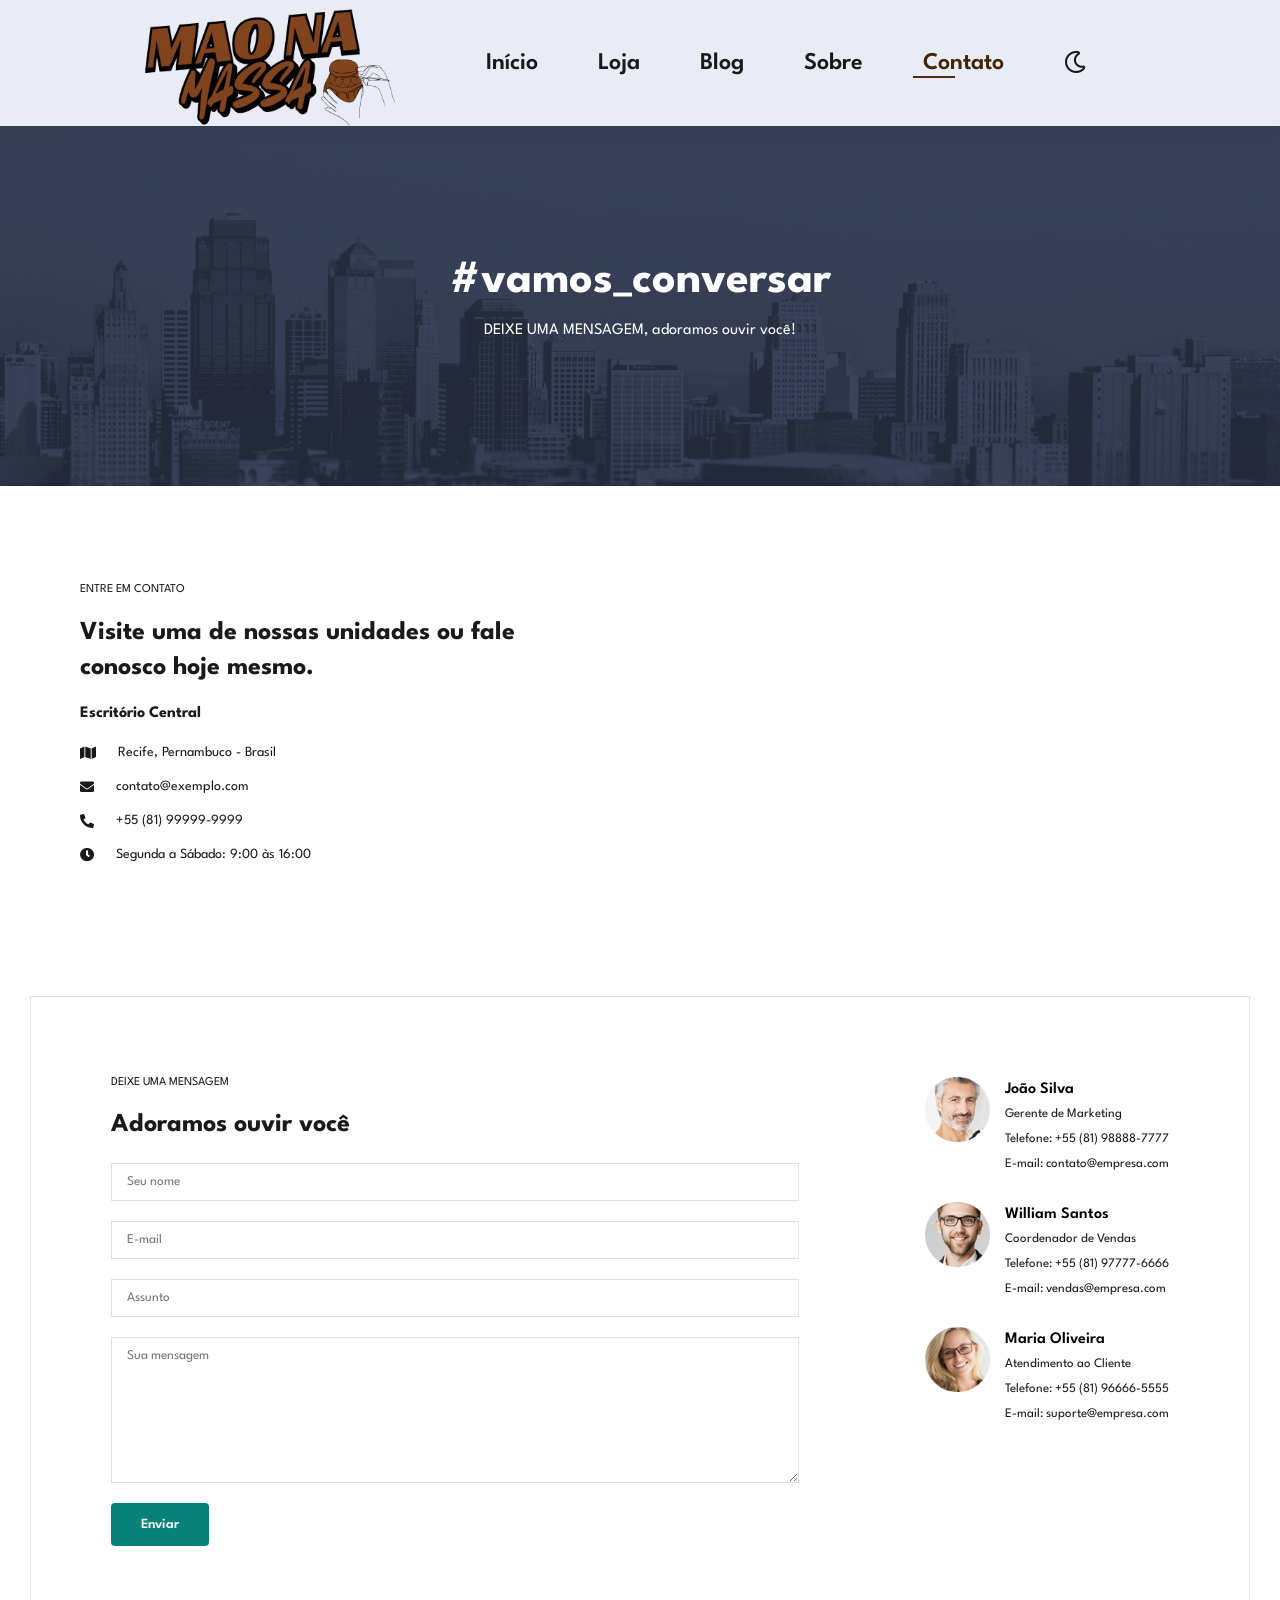
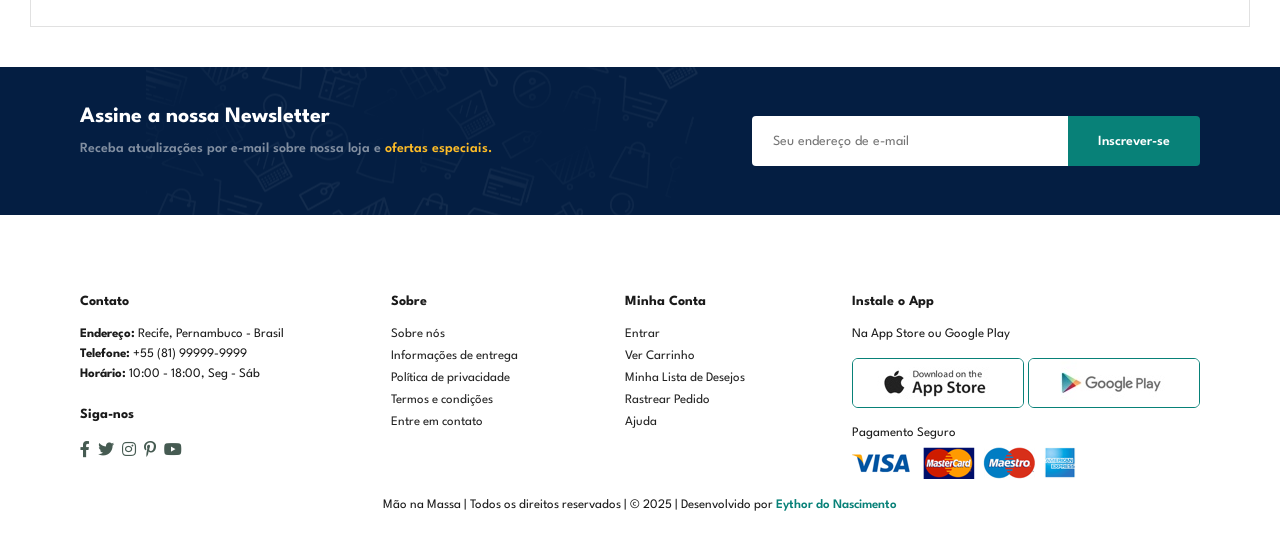
<file: contact.html>
<!DOCTYPE html>
<html lang="pt-BR">

<head>
    <meta charset="UTF-8">
    <meta http-equiv="X-UA-Compatible" content="IE=edge">
    <meta name="viewport" content="width=device-width, initial-scale=1.0">
    <title>Contato - Mão na Massa</title>

    <!-- link do font-awesome -->
    <link rel="stylesheet" href="https://pro.fontawesome.com/releases/v5.10.0/css/all.css" />

    <!-- link do arquivo css personalizado -->
    <link rel="stylesheet" href="style.css">

</head>

<body>

    <section id="header">
        <a href="#"><img src="images/logo.png" class="logo" alt=""></a>
        <div>
            <ul id="navbar">
                <li><a href="index.html">Início</a></li>
                <li><a href="shop.html">Loja</a></li>
                <li><a href="blog.html">Blog</a></li>
                <li><a href="about.html">Sobre</a></li>
                <li><a class="active" href="contact.html">Contato</a></li>
                <li>
                    <a href="#" id="theme-toggle">
                        <i class="far fa-moon"></i>
                    </a>
                </li>
                <li id="lg-bag"><a href="cart.html"><i class="far fa-shopping-bag"></i></a></li>
                <a href="#" id="close"><i class="far fa-times"></i></a>
            </ul>
        </div>
        <div id="mobile">
            <a href="cart.html"><i class="far fa-shopping-bag"></i></a>
            <i id="bar" class="fas fa-outdent"></i>
        </div>
    </section>

    <section id="page-header" class="about-header">
        <h2>#vamos_conversar</h2>
        <p>DEIXE UMA MENSAGEM, adoramos ouvir você!</p>
    </section>

    <section id="contact-details" class="section-p1">
        <div class="details">
            <span>ENTRE EM CONTATO</span>
            <h2>Visite uma de nossas unidades ou fale conosco hoje mesmo.</h2>
            <h3>Escritório Central</h3>
            <div>
                <li>
                    <i class="fas fa-map"></i>
                    <p>Recife, Pernambuco - Brasil</p>
                </li>
                <li>
                    <i class="fas fa-envelope"></i>
                    <p>contato@exemplo.com</p>
                </li>
                <li>
                    <i class="fas fa-phone-alt"></i>
                    <p>+55 (81) 99999-9999</p>
                </li>
                <li>
                    <i class="fas fa-clock"></i>
                    <p>Segunda a Sábado: 9:00 às 16:00</p>
                </li>
            </div>
        </div>
        <div class="map">
            <iframe src="https://www.google.com/maps/embed?pb=!1m18!1m12!1m3!1d4921.868296628072!2d-34.91591332406367!3d-8.117983781241144!2m3!1f0!2f0!3f0!3m2!1i1024!2i768!4f13.1!3m3!1m2!1s0x7ab1fc8d2f19b5f%3A0xbf53ca19cc7f0c01!2sUnit%20-%20Centro%20Universit%C3%A1rio%20Tiradentes%20-%20PE!5e1!3m2!1spt-BR!2sbr!4v1762621404542!5m2!1spt-BR!2sbr" width="600" height="450" style="border:0;" allowfullscreen="" loading="lazy" referrerpolicy="no-referrer-when-downgrade"></iframe>
        </div>
        
    </section>

    <section id="form-details">
        <form action="">
            <span>DEIXE UMA MENSAGEM</span>
            <h2>Adoramos ouvir você</h2>
            <input type="text" placeholder="Seu nome">
            <input type="text" placeholder="E-mail">
            <input type="text" placeholder="Assunto">
            <textarea name="" id="" cols="30" rows="10" placeholder="Sua mensagem"></textarea>
            <button class="normal">Enviar</button>
        </form>
        <div class="people">
            <div>
                <img src="images/people/1.png" alt="">
                <p><span>João Silva</span> Gerente de Marketing<br>Telefone: +55 (81) 98888-7777<br>E-mail: contato@empresa.com</p>
            </div>
            <div>
                <img src="images/people/2.png" alt="">
                <p><span>William Santos</span> Coordenador de Vendas<br>Telefone: +55 (81) 97777-6666<br>E-mail: vendas@empresa.com</p>
            </div>
            <div>
                <img src="images/people/3.png" alt="">
                <p><span>Maria Oliveira</span> Atendimento ao Cliente<br>Telefone: +55 (81) 96666-5555<br>E-mail: suporte@empresa.com</p>
            </div>
        </div>
    </section>

    <section id="newsletter" class="section-p1 section-m1">
        <div class="newstext">
            <h4>Assine a nossa Newsletter</h4>
            <p>Receba atualizações por e-mail sobre nossa loja e <span>ofertas especiais.</span></p>
        </div>
        <div class="form">
            <input type="text" placeholder="Seu endereço de e-mail">
            <button class="normal">Inscrever-se</button>
        </div>
    </section>

    <footer class="section-p1">
        <div class="col">
        
            <h4>Contato</h4>
            <p><strong>Endereço:</strong> Recife, Pernambuco - Brasil</p>
            <p><strong>Telefone:</strong> +55 (81) 99999-9999</p>
            <p><strong>Horário:</strong> 10:00 - 18:00, Seg - Sáb</p>
            <div class="follow">
                <h4>Siga-nos</h4>
                <div class="icon">
                    <i class="fab fa-facebook-f"></i>
                    <i class="fab fa-twitter"></i>
                    <i class="fab fa-instagram"></i>
                    <i class="fab fa-pinterest-p"></i>
                    <i class="fab fa-youtube"></i>
                </div>
            </div>
        </div>
        <div class="col">
            <h4>Sobre</h4>
            <a href="#">Sobre nós</a>
            <a href="#">Informações de entrega</a>
            <a href="#">Política de privacidade</a>
            <a href="#">Termos e condições</a>
            <a href="#">Entre em contato</a>
        </div>
        <div class="col">
            <h4>Minha Conta</h4>
            <a href="#">Entrar</a>
            <a href="#">Ver Carrinho</a>
            <a href="#">Minha Lista de Desejos</a>
            <a href="#">Rastrear Pedido</a>
            <a href="#">Ajuda</a>
        </div>
        <div class="col install">
            <h4>Instale o App</h4>
            <p>Na App Store ou Google Play</p>
            <div class="row">
                <img src="images/pay/app.jpg" alt="">
                <img src="images/pay/play.jpg" alt="">
            </div>
            <p>Pagamento Seguro</p>
            <img src="images/pay/pay.png" alt="">
        </div>
        <div class="copyright">
            <p>
                Mão na Massa | Todos os direitos reservados | © 2025 | 
                Desenvolvido por 
                <a href="https://github.com/EythordoNascimento" target="_blank">
                    Eythor do Nascimento
                </a>
            </p>
        </div>
    </footer>

    <!-- link do arquivo javascript -->
    <script src="script.js"></script>
</body>

</html>
</file>
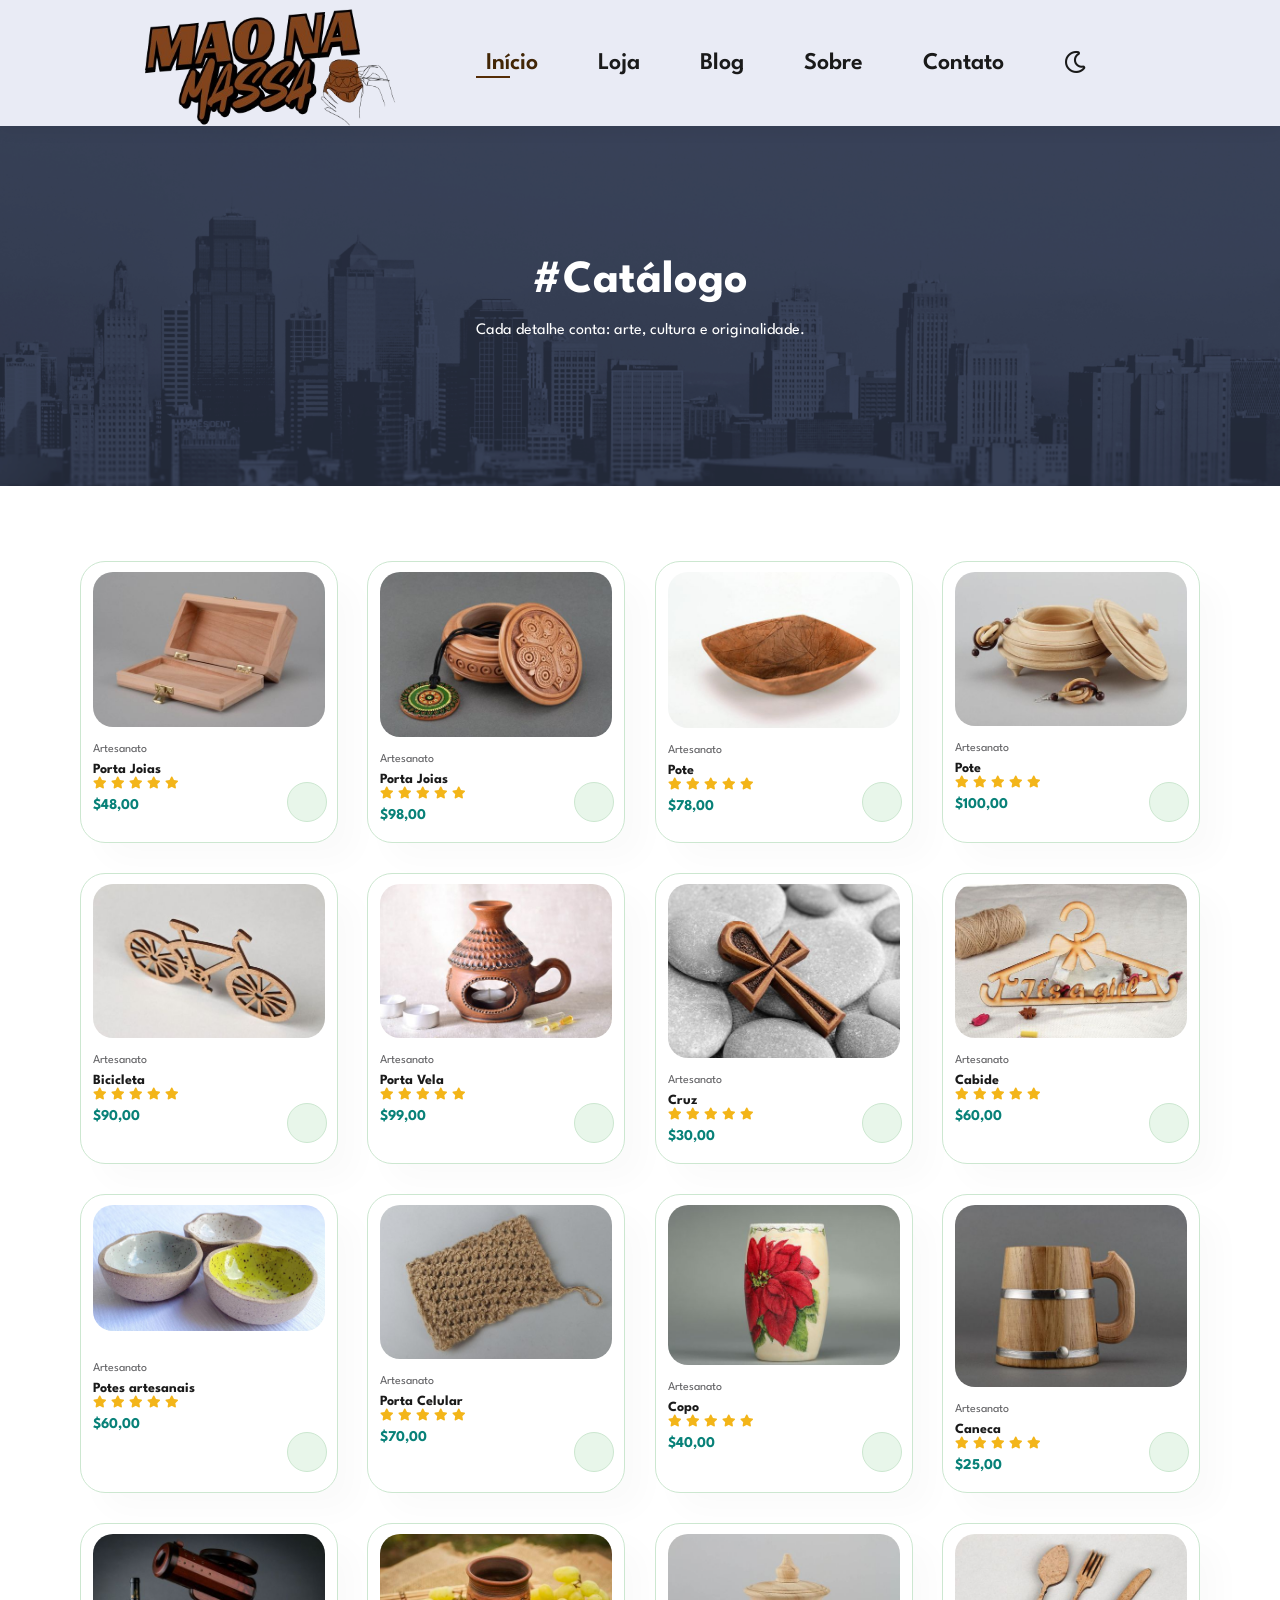
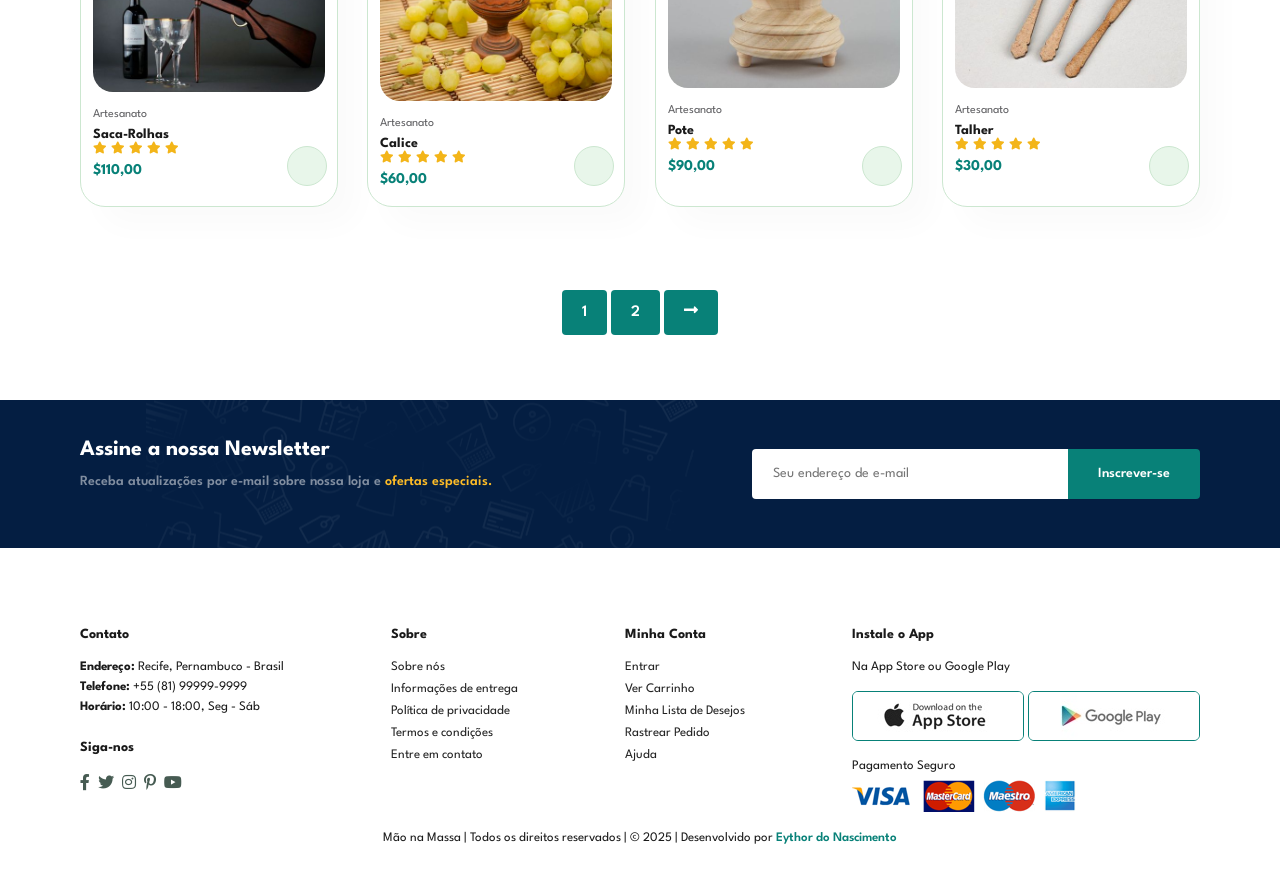
<file: shop.html>
<!DOCTYPE html>
<html lang="en">

<head>
    <meta charset="UTF-8">
    <meta http-equiv="X-UA-Compatible" content="IE=edge">
    <meta name="viewport" content="width=device-width, initial-scale=1.0">
    <title>Catálogo - Mão na Massa</title>

    
    <link rel="stylesheet" href="https://pro.fontawesome.com/releases/v5.10.0/css/all.css" />

    
    <link rel="stylesheet" href="style.css">

</head>

<body>

    <section id="header">
        <a href="#"><img src="images/logo.png" class="logo" alt=""></a>
        <div>
            <ul id="navbar">
                <li><a class="active" href="index.html">Início</a></li>
                <li><a href="shop.html">Loja</a></li>
                <li><a href="blog.html">Blog</a></li>
                <li><a href="about.html">Sobre</a></li>
                <li><a href="contact.html">Contato</a></li>
                <li>
                    <a href="#" id="theme-toggle">
                        <i class="far fa-moon"></i>
                    </a>
                </li>
                <li id="lg-bag"><a href="cart.html"><i class="far fa-shopping-bag"></i></a></li>
                <a href="#" id="close"><i class="far fa-times"></i></a>
            </ul>
        </div>
        <div id="mobile">
            <a href="cart.html"><i class="far fa-shopping-bag"></i></a>
            <i id="bar" class="fas fa-outdent"></i>
        </div>
    </section>

    <section id="page-header" class="about-header">
        <h2>#Catálogo</h2>
        <p>Cada detalhe conta: arte, cultura e originalidade.</p>
    </section>


    <section id="product1" class="section-p1">
        <div class="pro-container">
            <div class="pro" onclick="window.location.href='singleProduct.html';">
                <img src="images/products/f1.jpg" alt="">
                <div class="des">
                    <span>Artesanato</span>
                    <h5>Porta Joias</h5>
                    <div class="star">
                        <i class="fas fa-star"></i>
                        <i class="fas fa-star"></i>
                        <i class="fas fa-star"></i>
                        <i class="fas fa-star"></i>
                        <i class="fas fa-star"></i>
                    </div>
                    <h4>$48,00</h4>
                </div>
                <a href="#"><i class="fas fa-shopping-cart cart"></i></a>
            </div>
            <div class="pro">
                <img src="images/products/f2.jpg" alt="">
                <div class="des">
                    <span>Artesanato</span>
                    <h5>Porta Joias</h5>
                    <div class="star">
                        <i class="fas fa-star"></i>
                        <i class="fas fa-star"></i>
                        <i class="fas fa-star"></i>
                        <i class="fas fa-star"></i>
                        <i class="fas fa-star"></i>
                    </div>
                    <h4>$98,00</h4>
                </div>
                <a href="#"><i class="fas fa-shopping-cart cart"></i></a>
            </div>
            <div class="pro">
                <img src="images/products/f3.jpg" alt="">
                <div class="des">
                    <span>Artesanato</span>
                    <h5>Pote</h5>
                    <div class="star">
                        <i class="fas fa-star"></i>
                        <i class="fas fa-star"></i>
                        <i class="fas fa-star"></i>
                        <i class="fas fa-star"></i>
                        <i class="fas fa-star"></i>
                    </div>
                    <h4>$78,00</h4>
                </div>
                <a href="#"><i class="fas fa-shopping-cart cart"></i></a>
            </div>
            <div class="pro">
                <img src="images/products/f4.jpg" alt="">
                <div class="des">
                    <span>Artesanato</span>
                    <h5>Pote</h5>
                    <div class="star">
                        <i class="fas fa-star"></i>
                        <i class="fas fa-star"></i>
                        <i class="fas fa-star"></i>
                        <i class="fas fa-star"></i>
                        <i class="fas fa-star"></i>
                    </div>
                    <h4>$100,00</h4>
                </div>
                <a href="#"><i class="fas fa-shopping-cart cart"></i></a>
            </div>
            <div class="pro">
                <img src="images/products/f5.jpg" alt="">
                <div class="des">
                    <span>Artesanato</span>
                    <h5>Bicicleta</h5>
                    <div class="star">
                        <i class="fas fa-star"></i>
                        <i class="fas fa-star"></i>
                        <i class="fas fa-star"></i>
                        <i class="fas fa-star"></i>
                        <i class="fas fa-star"></i>
                    </div>
                    <h4>$90,00</h4>
                </div>
                <a href="#"><i class="fas fa-shopping-cart cart"></i></a>
            </div>
            <div class="pro">
                <img src="images/products/f6.jpg" alt="">
                <div class="des">
                    <span>Artesanato</span>
                    <h5>Porta Vela</h5>
                    <div class="star">
                        <i class="fas fa-star"></i>
                        <i class="fas fa-star"></i>
                        <i class="fas fa-star"></i>
                        <i class="fas fa-star"></i>
                        <i class="fas fa-star"></i>
                    </div>
                    <h4>$99,00</h4>
                </div>
                <a href="#"><i class="fas fa-shopping-cart cart"></i></a>
            </div>
            <div class="pro">
                <img src="images/products/f7.jpg" alt="">
                <div class="des">
                    <span>Artesanato</span>
                    <h5>Cruz</h5>
                    <div class="star">
                        <i class="fas fa-star"></i>
                        <i class="fas fa-star"></i>
                        <i class="fas fa-star"></i>
                        <i class="fas fa-star"></i>
                        <i class="fas fa-star"></i>
                    </div>
                    <h4>$30,00</h4>
                </div>
                <a href="#"><i class="fas fa-shopping-cart cart"></i></a>
            </div>
            <div class="pro">
                <img src="images/products/n1.jpg" alt="">
                <div class="des">
                    <span>Artesanato</span>
                    <h5>Cabide</h5>
                    <div class="star">
                        <i class="fas fa-star"></i>
                        <i class="fas fa-star"></i>
                        <i class="fas fa-star"></i>
                        <i class="fas fa-star"></i>
                        <i class="fas fa-star"></i>
                    </div>
                    <h4>$60,00</h4>
                </div>
                <a href="#"><i class="fas fa-shopping-cart cart"></i></a>
            </div>
            <div class="pro">
                <img src="images/products/prato_sobremesa.jpg" alt="">
                <div class="des">
                    <br>
                    <span>Artesanato</span>
                    <h5>Potes artesanais</h5>
                    <div class="star">
                        <i class="fas fa-star"></i>
                        <i class="fas fa-star"></i>
                        <i class="fas fa-star"></i>
                        <i class="fas fa-star"></i>
                        <i class="fas fa-star"></i>
                    </div>
                    <h4>$60,00</h4>
                </div>
                <a href="#"><i class="fas fa-shopping-cart cart"></i></a>
            </div>
            <div class="pro">
                <img src="images/products/n2.jpg" alt="">
                <div class="des">
                    <span>Artesanato</span>
                    <h5>Porta Celular</h5>
                    <div class="star">
                        <i class="fas fa-star"></i>
                        <i class="fas fa-star"></i>
                        <i class="fas fa-star"></i>
                        <i class="fas fa-star"></i>
                        <i class="fas fa-star"></i>
                    </div>
                    <h4>$70,00</h4>
                </div>
                <a href="#"><i class="fas fa-shopping-cart cart"></i></a>
            </div>
            <div class="pro">
                <img src="images/products/n3.jpg" alt="">
                <div class="des">
                    <span>Artesanato</span>
                    <h5>Copo</h5>
                    <div class="star">
                        <i class="fas fa-star"></i>
                        <i class="fas fa-star"></i>
                        <i class="fas fa-star"></i>
                        <i class="fas fa-star"></i>
                        <i class="fas fa-star"></i>
                    </div>
                    <h4>$40,00</h4>
                </div>
                <a href="#"><i class="fas fa-shopping-cart cart"></i></a>
            </div>
            <div class="pro">
                <img src="images/products/n4.jpg" alt="">
                <div class="des">
                    <span>Artesanato</span>
                    <h5>Caneca</h5>
                    <div class="star">
                        <i class="fas fa-star"></i>
                        <i class="fas fa-star"></i>
                        <i class="fas fa-star"></i>
                        <i class="fas fa-star"></i>
                        <i class="fas fa-star"></i>
                    </div>
                    <h4>$25,00</h4>
                </div>
                <a href="#"><i class="fas fa-shopping-cart cart"></i></a>
            </div>
            <div class="pro">
                <img src="images/products/n5.jpg" alt="">
                <div class="des">
                    <span>Artesanato</span>
                    <h5>Saca-Rolhas</h5>
                    <div class="star">
                        <i class="fas fa-star"></i>
                        <i class="fas fa-star"></i>
                        <i class="fas fa-star"></i>
                        <i class="fas fa-star"></i>
                        <i class="fas fa-star"></i>
                    </div>
                    <h4>$110,00</h4>
                </div>
                <a href="#"><i class="fas fa-shopping-cart cart"></i></a>
            </div>
            <div class="pro">
                <img src="images/products/n6.jpg" alt="">
                <div class="des">
                    <span>Artesanato</span>
                    <h5>Calice</h5>
                    <div class="star">
                        <i class="fas fa-star"></i>
                        <i class="fas fa-star"></i>
                        <i class="fas fa-star"></i>
                        <i class="fas fa-star"></i>
                        <i class="fas fa-star"></i>
                    </div>
                    <h4>$60,00</h4>
                </div>
                <a href="#"><i class="fas fa-shopping-cart cart"></i></a>
            </div>
            <div class="pro">
                <img src="images/products/n7.jpg" alt="">
                <div class="des">
                    <span>Artesanato</span>
                    <h5>Pote</h5>
                    <div class="star">
                        <i class="fas fa-star"></i>
                        <i class="fas fa-star"></i>
                        <i class="fas fa-star"></i>
                        <i class="fas fa-star"></i>
                        <i class="fas fa-star"></i>
                    </div>
                    <h4>$90,00</h4>
                </div>
                <a href="#"><i class="fas fa-shopping-cart cart"></i></a>
            </div>
            <div class="pro">
                <img src="images/products/n8.jpg" alt="">
                <div class="des">
                    <span>Artesanato</span>
                    <h5>Talher</h5>
                    <div class="star">
                        <i class="fas fa-star"></i>
                        <i class="fas fa-star"></i>
                        <i class="fas fa-star"></i>
                        <i class="fas fa-star"></i>
                        <i class="fas fa-star"></i>
                    </div>
                    <h4>$30,00</h4>
                </div>
                <a href="#"><i class="fas fa-shopping-cart cart"></i></a>
            </div>
        </div>
    </section>

    <section id="pagination" class="section-p1">
        <a href="#">1</a>
        <a href="#">2</a>
        <a href="#"><i class="fas fa-long-arrow-alt-right"></i></a>
    </section>

    <section id="newsletter" class="section-p1 section-m1">
        <div class="newstext">
            <h4>Assine a nossa Newsletter</h4>
            <p>Receba atualizações por e-mail sobre nossa loja e <span>ofertas especiais.</span></p>
        </div>
        <div class="form">
            <input type="text" placeholder="Seu endereço de e-mail">
            <button class="normal">Inscrever-se</button>
        </div>
    </section>

    <footer class="section-p1">
        <div class="col">
          

            <h4>Contato</h4>
            <p><strong>Endereço:</strong> Recife, Pernambuco - Brasil</p>
            <p><strong>Telefone:</strong> +55 (81) 99999-9999</p>
            <p><strong>Horário:</strong> 10:00 - 18:00, Seg - Sáb</p>
            <div class="follow">
                <h4>Siga-nos</h4>
                <div class="icon">
                    <i class="fab fa-facebook-f"></i>
                    <i class="fab fa-twitter"></i>
                    <i class="fab fa-instagram"></i>
                    <i class="fab fa-pinterest-p"></i>
                    <i class="fab fa-youtube"></i>
                </div>
            </div>
        </div>
        <div class="col">
            <h4>Sobre</h4>
            <a href="#">Sobre nós</a>
            <a href="#">Informações de entrega</a>
            <a href="#">Política de privacidade</a>
            <a href="#">Termos e condições</a>
            <a href="#">Entre em contato</a>
        </div>
        <div class="col">
            <h4>Minha Conta</h4>
            <a href="#">Entrar</a>
            <a href="#">Ver Carrinho</a>
            <a href="#">Minha Lista de Desejos</a>
            <a href="#">Rastrear Pedido</a>
            <a href="#">Ajuda</a>
        </div>
        <div class="col install">
            <h4>Instale o App</h4>
            <p>Na App Store ou Google Play</p>
            <div class="row">
                <img src="images/pay/app.jpg" alt="">
                <img src="images/pay/play.jpg" alt="">
            </div>
            <p>Pagamento Seguro</p>
            <img src="images/pay/pay.png" alt="">
        </div>
        <div class="copyright">
            <p>
                Mão na Massa | Todos os direitos reservados | © 2025 | 
                Desenvolvido por 
                <a href="https://github.com/EythordoNascimento" target="_blank">
                    Eythor do Nascimento
                </a>
            </p>
        </div>
    </footer>


    <!-- javascript script file link -->
    <script src="script.js"></script>
</body>

</html>
</file>
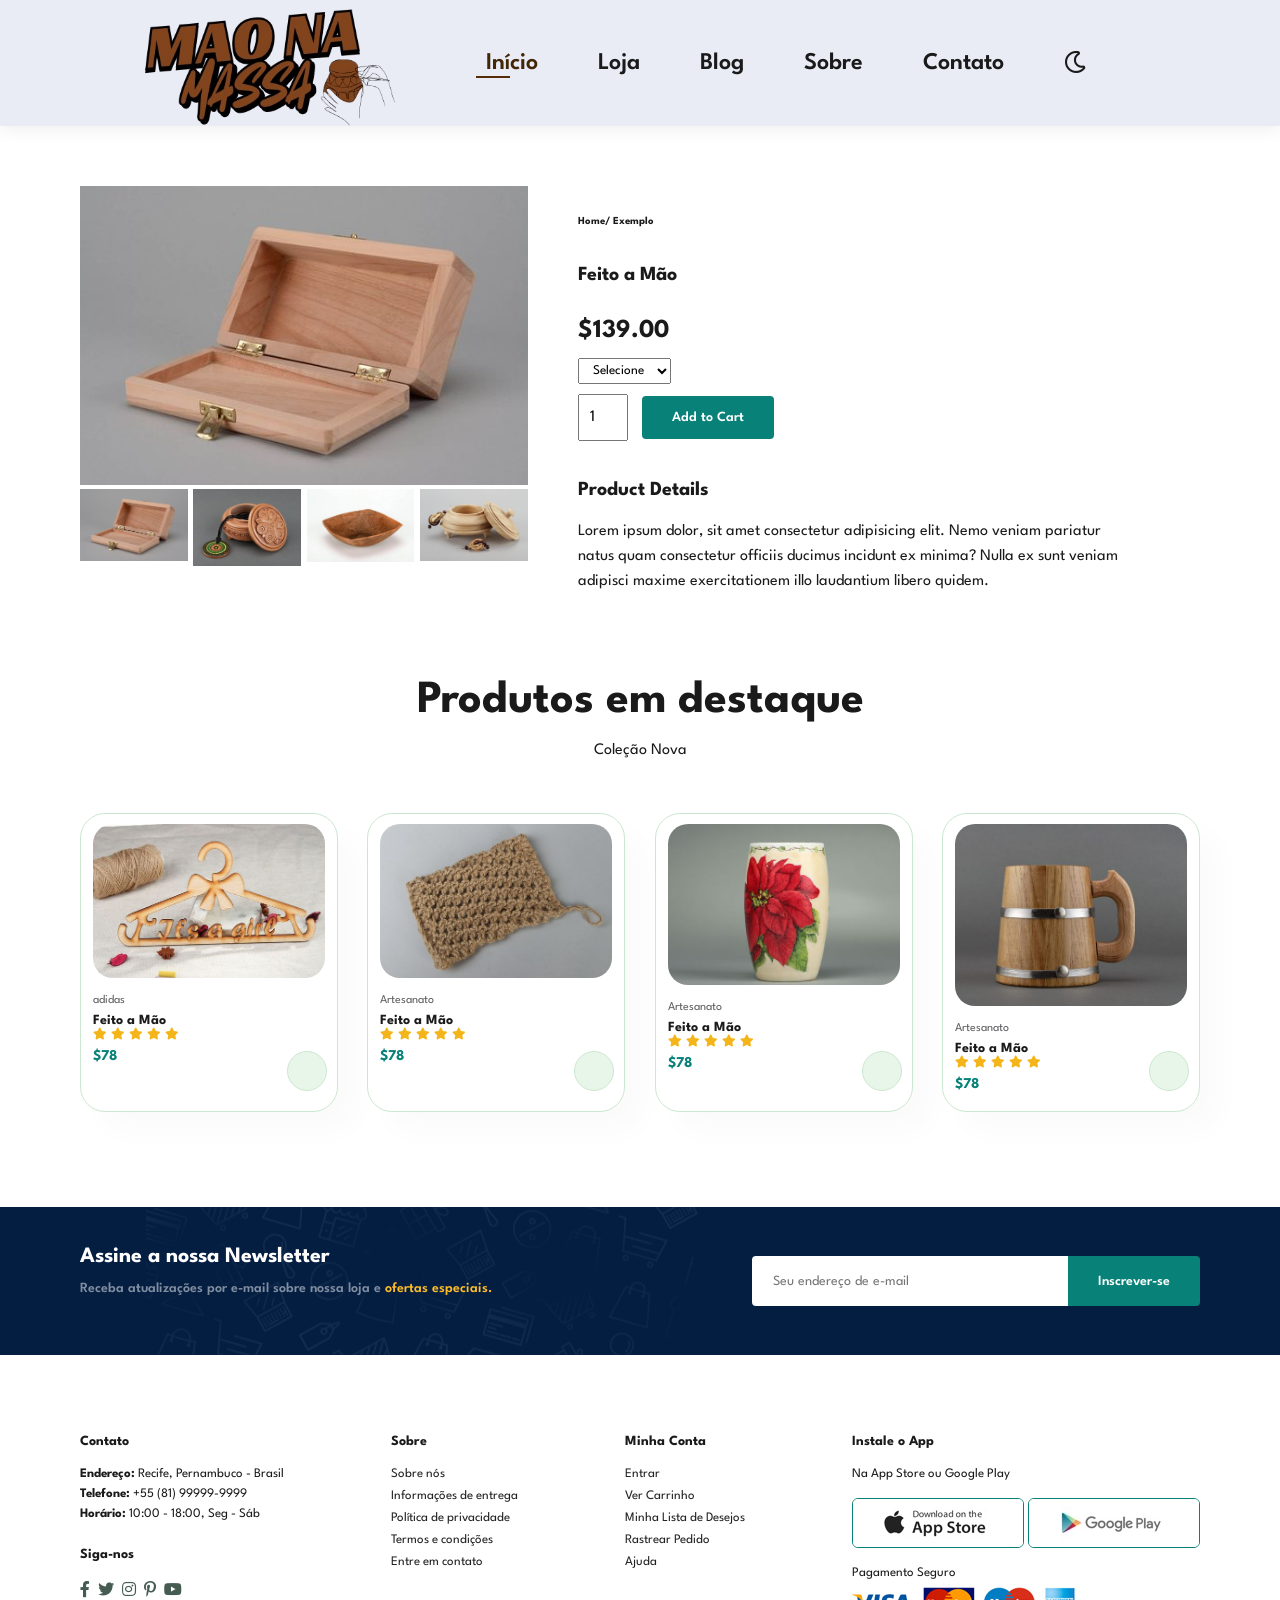
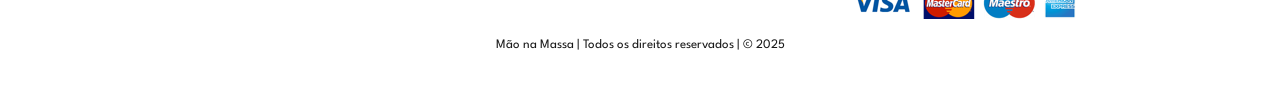
<file: singleProduct.html>
<!DOCTYPE html>
<html lang="en">

<head>
    <meta charset="UTF-8">
    <meta http-equiv="X-UA-Compatible" content="IE=edge">
    <meta name="viewport" content="width=device-width, initial-scale=1.0">
    <title>Mão na Massa</title>

    <!-- font-awesome cdn link -->
    <link rel="stylesheet" href="https://pro.fontawesome.com/releases/v5.10.0/css/all.css" />

    <!-- custom css file link -->
    <link rel="stylesheet" href="style.css">

</head>

<body>

    <section id="header">
        <a href="#"><img src="images/logo.png" class="logo" alt=""></a>
        <div>
            <ul id="navbar">
                <li><a class="active" href="index.html">Início</a></li>
                <li><a href="shop.html">Loja</a></li>
                <li><a href="blog.html">Blog</a></li>
                <li><a href="about.html">Sobre</a></li>
                <li><a href="contact.html">Contato</a></li>
                <li>
                    <a href="#" id="theme-toggle">
                        <i class="far fa-moon"></i>
                    </a>
                </li>
                <li id="lg-bag"><a href="cart.html"><i class="far fa-shopping-bag"></i></a></li>
                <a href="#" id="close"><i class="far fa-times"></i></a>
            </ul>
        </div>
        <div id="mobile">
            <a href="cart.html"><i class="far fa-shopping-bag"></i></a>
            <i id="bar" class="fas fa-outdent"></i>
        </div>
    </section>

    <section id="productdetails" class="section-p1">
        <div class="single-pro-image">
            <img src="images/products/f1.jpg" width="100%" id="MainImg" alt="">
            <div class="small-image-group">
                <div class="small-img-col">
                    <img src="images/products/f1.jpg" width="100%" class="small-img" alt="">
                </div>
                <div class="small-img-col">
                    <img src="images/products/f2.jpg" width="100%" class="small-img" alt="">
                </div>
                <div class="small-img-col">
                    <img src="images/products/f3.jpg" width="100%" class="small-img" alt="">
                </div>
                <div class="small-img-col">
                    <img src="images/products/f4.jpg" width="100%" class="small-img" alt="">
                </div>
            </div>
        </div>
        <div class="single-pro-details">
            <h6>Home/ Exemplo</h6>
            <h4>Feito a Mão</h4>
            <h2>$139.00</h2>
            <select>
                <option>Selecione</option>
                <option>1</option>
                <option>2</option>
                <option>3</option>
                <option>4</option>
            </select>
            <input type="number" value="1">
            <button class="normal">Add to Cart</button>
            <h4>Product Details</h4>
            <span>Lorem ipsum dolor, sit amet consectetur adipisicing elit. Nemo veniam pariatur natus quam consectetur officiis ducimus incidunt ex minima? Nulla ex sunt veniam adipisci maxime exercitationem illo laudantium libero quidem.
            </span>
        </div>
    </section>

    <section id="product1" class="section-p1">
        <h2>Produtos em destaque</h2>
        <p>Coleção Nova</p>
        <div class="pro-container">
            <div class="pro">
                <img src="images/products/n1.jpg" alt="">
                <div class="des">
                    <span>adidas</span>
                    <h5>Feito a Mão</h5>
                    <div class="star">
                        <i class="fas fa-star"></i>
                        <i class="fas fa-star"></i>
                        <i class="fas fa-star"></i>
                        <i class="fas fa-star"></i>
                        <i class="fas fa-star"></i>
                    </div>
                    <h4>$78</h4>
                </div>
                <a href="#"><i class="fas fa-shopping-cart cart"></i></a>
            </div>
            <div class="pro">
                <img src="images/products/n2.jpg" alt="">
                <div class="des">
                    <span>Artesanato</span>
                    <h5>Feito a Mão</h5>
                    <div class="star">
                        <i class="fas fa-star"></i>
                        <i class="fas fa-star"></i>
                        <i class="fas fa-star"></i>
                        <i class="fas fa-star"></i>
                        <i class="fas fa-star"></i>
                    </div>
                    <h4>$78</h4>
                </div>
                <a href="#"><i class="fas fa-shopping-cart cart"></i></a>
            </div>
            <div class="pro">
                <img src="images/products/n3.jpg" alt="">
                <div class="des">
                    <span>Artesanato</span>
                    <h5>Feito a Mão</h5>
                    <div class="star">
                        <i class="fas fa-star"></i>
                        <i class="fas fa-star"></i>
                        <i class="fas fa-star"></i>
                        <i class="fas fa-star"></i>
                        <i class="fas fa-star"></i>
                    </div>
                    <h4>$78</h4>
                </div>
                <a href="#"><i class="fas fa-shopping-cart cart"></i></a>
            </div>
            <div class="pro">
                <img src="images/products/n4.jpg" alt="">
                <div class="des">
                    <span>Artesanato</span>
                    <h5>Feito a Mão</h5>
                    <div class="star">
                        <i class="fas fa-star"></i>
                        <i class="fas fa-star"></i>
                        <i class="fas fa-star"></i>
                        <i class="fas fa-star"></i>
                        <i class="fas fa-star"></i>
                    </div>
                    <h4>$78</h4>
                </div>
                <a href="#"><i class="fas fa-shopping-cart cart"></i></a>
            </div>
        </div>
    </section>

    <section id="newsletter" class="section-p1 section-m1">
        <div class="newstext">
            <h4>Assine a nossa Newsletter</h4>
            <p>Receba atualizações por e-mail sobre nossa loja e <span>ofertas especiais.</span></p>
        </div>
        <div class="form">
            <input type="text" placeholder="Seu endereço de e-mail">
            <button class="normal">Inscrever-se</button>
        </div>
    </section>

    <footer class="section-p1">
        <div class="col">
            <h4>Contato</h4>
            <p><strong>Endereço:</strong> Recife, Pernambuco - Brasil</p>
            <p><strong>Telefone:</strong> +55 (81) 99999-9999</p>
            <p><strong>Horário:</strong> 10:00 - 18:00, Seg - Sáb</p>
            <div class="follow">
                <h4>Siga-nos</h4>
                <div class="icon">
                    <i class="fab fa-facebook-f"></i>
                    <i class="fab fa-twitter"></i>
                    <i class="fab fa-instagram"></i>
                    <i class="fab fa-pinterest-p"></i>
                    <i class="fab fa-youtube"></i>
                </div>
            </div>
        </div>
        <div class="col">
            <h4>Sobre</h4>
            <a href="#">Sobre nós</a>
            <a href="#">Informações de entrega</a>
            <a href="#">Política de privacidade</a>
            <a href="#">Termos e condições</a>
            <a href="#">Entre em contato</a>
        </div>
        <div class="col">
            <h4>Minha Conta</h4>
            <a href="#">Entrar</a>
            <a href="#">Ver Carrinho</a>
            <a href="#">Minha Lista de Desejos</a>
            <a href="#">Rastrear Pedido</a>
            <a href="#">Ajuda</a>
        </div>
        <div class="col install">
            <h4>Instale o App</h4>
            <p>Na App Store ou Google Play</p>
            <div class="row">
                <img src="images/pay/app.jpg" alt="">
                <img src="images/pay/play.jpg" alt="">
            </div>
            <p>Pagamento Seguro</p>
            <img src="images/pay/pay.png" alt="">
        </div>
        <div class="copyright">
            <p>Mão na Massa | Todos os direitos reservados | &#169; 2025</p>
        </div>
    </footer>

    <!-- javascript script file code -->
    <script>
        var mainImg = document.getElementById("MainImg");
        var smallImg = document.getElementsByClassName("small-img");
        smallImg[0].onclick = function() {
            mainImg.src = smallImg[0].src;
        }
        smallImg[1].onclick = function () {
            mainImg.src = smallImg[1].src;
        }
        smallImg[2].onclick = function () {
            mainImg.src = smallImg[2].src;
        }
        smallImg[3].onclick = function () {
            mainImg.src = smallImg[3].src;
        }
    </script>

    <!-- javascript script file link -->
    <script src="script.js"></script>
</body>

</html>
</file>
<file: style.css>
@import url('https://fonts.googleapis.com/css2?family=Spartan:wght@100;200;300;400;500;600;700;800;900&display=swap');

* {
    margin: 0;
    padding: 0;
    box-sizing: border-box;
    font-family: 'Spartan',sans-serif;
   
}




 
h1 {
    font-size: 50px;
    line-height: 64px;
    color: #222;
}

h2 {
    font-size: 46px;
    line-height: 54px;
    color: #ffffff;
}

#hero p{
    color: #fff;
}

h4 {
    font-size: 20px;
    color: #818080;
}

h6 {
    font-weight: 700;
    font-size: 12x;
}

p {
    font-size: 16px;
    color: #222;
    margin: 15px 0 20px 0;
}

.section-p1 {
    padding: 40px 80px;
}

.section-m1 {
    margin: 40px 0;
}


  

button.normal {
    font-size: 14px;
    font-weight: 600;
    padding: 15px 30px;
    color: #000;
    background-color: #fff;
    border-radius: 4px;
    cursor: pointer;
    border: none;
    outline: none;
    transition: 0.2s ease;
}

button.white {
    font-size: 13px;
    font-weight: 600;
    padding: 11px 18px;
    color: #fff;
    background-color: transparent;
    cursor: pointer;
    border: 1px solid #fff;
    outline: none;
    transition: 0.2s ease;
}

body {
    width: 100%;
}

/* Header Start */

#header {
    display: flex;
    align-items: center;
    justify-content: space-between;
    padding: 50px 80px;
    background: #e3e6f3c7;
    box-shadow: 0 5px 15px rgba(0, 0, 0, 0.06);
    z-index: 999;
    position: sticky;
    top: 0;
}


nav {
    height: 70px;              
    display: flex;
    align-items: center;
    justify-content: space-between;
    padding: 0 20px;
    position: relative; /* permite posicionar a logo */

  }
  
  .logo {
    width: 350px;        /* aumenta a largura */
    height: auto;        /* mantém proporção */
    position: absolute;  /* sai do fluxo da nav */
    top: 50%;            /* centraliza verticalmente */
    transform: translateY(-50%);
  
  }
  

  
#navbar {
    display: flex;
    align-items: center;
    justify-content: center;
}

#navbar li {
    list-style: none;
    padding: 0 30px;
    position: relative;
}

#navbar li a {
    text-decoration: none;
    font-size: 24px;
    font-weight: 600;
    color: #1a1a1a;
    transition: 0.3s ease; 
}

#navbar li a:hover,
#navbar li a.active {
    color: #422606;
}

#navbar li a:hover::after,
#navbar li a.active::after {
    content: "";
    width: 30%;
    height: 2px;
    background: #552c06;
    position: absolute;
    bottom: -4px;
    left: 20px;
}

#close {
    display: none;
}

#mobile {
    display: none;
    align-items: center;
}

/* Home Page */

#hero {
    background-image: url(images/hero4.jpg);
    width: 100%;
    height: 90vh;
    background-size: cover;
    background-position: top 25% right 0;
    padding: 0 80px;
    display: flex;
    flex-direction: column;
    align-items: flex-start;
    justify-content: center;
}

#hero h4 {
    padding-bottom: 15px;
}

#hero h1 {
    color: #088178;
}

#hero button {
    background-image: url(images/button.png);
    background-color: transparent;
    color: #088178;
    border: 0;
    padding: 14px 80px 14px 65px;
    background-repeat: no-repeat;
    cursor: pointer;
    font-weight: 700;
    font-size: 15px;
}

#feature {
    display: flex;
    align-items: center;
    justify-content: space-between;
    flex-wrap: wrap;
}

#feature .fe-box {
    width: 260px;
    text-align: center;
    padding: 35px 20px;
    box-shadow: 20px 20px 34px rgba(0, 0, 0, 0.03);
    border: 1px solid #cce7d0;
    border-radius: 4px;
    margin: 10px 0;
    
}

#feature .fe-box:hover {
    box-shadow: 10px 10px 54px rgba(70, 62, 221, 0.1);
}

#feature .fe-box img{
    width: 80%;
    margin-bottom: 12px;
}

#feature .fe-box h6 {
    display: inline-block;
    padding: 15px 15px 10px 15px;
    line-height: 1;
    border-radius: 4px;
    color: #088178;
    background-color: #fddde4;
}

#feature .fe-box:nth-child(2) h6 {
    background-color: #cdebbc;
}

#feature .fe-box:nth-child(3) h6 {
    background-color: #d1e8f2;
}

#feature .fe-box:nth-child(4) h6 {
    background-color: #cdd4f8;
}

#feature .fe-box:nth-child(5) h6 {
    background-color: #f6dbf6;
}

#feature .fe-box:nth-child(6) h6 {
    background-color: #fff2e5;
}

#product1 {
    text-align: center;
}

#product1 .pro-container {
    display: flex;
    justify-content: space-between;
    padding-top: 20px;
    flex-wrap: wrap;
}

#product1 .pro {
    width: 23%;
    min-width: 250px;
    padding: 10px 12px;
    border: 1px solid #cce7d0;
    border-radius: 25px;
    cursor: pointer;
    box-shadow: 20px 20px 30px rgba(0, 0, 0, 0.02);
    margin: 15px 0;
    transition: 0.2s ease;
    position: relative;
}

#product1 .pro:hover {
    box-shadow: 20px 20px 30px rgba(0, 0, 0, 0.06);
}

#product1 .pro img {
    width: 100%;
    border-radius: 20px;   
}

#product1 .pro .des {
    text-align: start;
    padding: 10px 0;
}

#product1 .pro .des span {
    color: #606063;
    font-size: 12px;
}

#product1 .pro .des h5 {
    padding-top: 7px;
    color: #1a1a1a;
    font-size: 14px;
}

#product1 .pro .des i {
    font-size: 12px;
    color: rgb(243, 181, 25);
}

#product1 .pro .des h4 {
    padding-top: 7px;
    font-size: 15px;
    font-weight: 700;
    color: #088178;
}

#product1 .pro .cart {
    width: 40px;
    height: 40px;
    line-height: 40px;
    border-radius: 50px;
    background-color: #e8f6ea;
    font-weight: 500;
    color: #088178;
    border: 1px solid #cce7d0;
    position: absolute;
    bottom: 20px;
    right: 10px;
}

#banner {
    display: flex;
    flex-direction: column;
    justify-content: center;
    align-items: center;
    text-align: center;
    background-image: url(images/banner/b2.jpg);
    background-size: cover;
    background-position: center;
    width: 100%;
    height: 40vh;
}

#banner h4 {
    color: #fff;
    font-size: 16px;
}

#banner h2 {
    color: #fff;
    font-size: 30px;
    padding: 10px 0;
}

#banner h2 span {
    color: #ef3636;
}

#banner button:hover {
    background-color: #088178;
    color: #fff;
}






#newsletter {
    display: flex;
    justify-content: space-between;
    align-items: center;
    flex-wrap: wrap;
    background-image: url(images/banner/b14.png);
    background-repeat: no-repeat;
    background-position: 20% 30%;
    background-color: #041e42;
}

#newsletter h4 {
    font-size: 22px;
    font-weight: 700;
    color: #fff;
}

#newsletter p {
    font-size: 14px;
    font-weight: 600;
    color: #818EA0;
}

#newsletter p span{ 
    color: #ffbd27;
}

#newsletter .form {
    display: flex;
    width: 40%;
}

#newsletter input {
    height: 3.125rem;
    padding: 0 1.25rem;
    font-size: 14px;
    width: 100%;
    border: 1px solid transparent;
    border-radius: 4px;
    outline: none;
    border-top-right-radius: 0;
    border-bottom-right-radius: 0;
}

#newsletter button {
    background-color: #088178;
    color: #fff;
    white-space: nowrap;
    border-top-left-radius: 0;
    border-bottom-left-radius: 0;
}

footer {
    display: flex;
    justify-content: space-between;
    flex-wrap: wrap;
}

footer .col {
    display: flex;
    flex-direction: column;
    align-items: flex-start;
    margin-bottom: 20px;
}

footer .logo {
    margin-bottom: 30px;
}

footer h4 {
    font-size: 14px;
    padding-bottom: 20px;
}

footer p {
    font-size: 13px;
    margin: 0 0 8px 0;
}

footer a {
    font-size: 13px;
    text-decoration: none;
    color: #222;
    margin: 0 0 10px 0;
}

footer .follow {
    margin-top: 20px;
}

footer .follow i{
    color: #465b52;
    padding-right: 4px;
    cursor: pointer;
}

footer .install .row img{
    border: 1px solid #088178;
    border-radius: 6px;
    margin: 10px 0 15px 0;
}

footer .follow i:hover,
footer a:hover {
    color: #088178;
}

footer .copyright {
    width: 100%;
    text-align: center;
}
footer .logo-footer {
    width: 180px;       /* controla a largura da logo no footer */
    height: auto;       /* mantém proporção */
    margin-bottom: 30px;
    display: block;     /* garante alinhamento */
}

/* Shop Page */

#page-header {
    background-image: url(images/banner/b1.jpg);
    width: 100%;
    height: 40vh;
    background-size: cover;
    display: flex;
    justify-content: center;
    text-align: center;
    flex-direction: column;
    padding: 14px;
}

#page-header h2,
#page-header p {
    color: #fff;
}

#pagination {
    text-align: center;
}

#pagination a {
    text-decoration: none;
    background-color: #088178;
    padding: 15px 20px;
    border-radius: 4px;
    color: #fff;
    font-weight: 600;
}

#pagination a i {
    font-size: 16px;
    font-weight: 600;
}

/* Single Product Page */

#productdetails {
    display: flex;
    margin-top: 20px;
}

#productdetails .single-pro-image{
    width: 40%;
    margin-right: 50px;
}

.small-image-group {
    display: flex;
    justify-content: space-between;
}

.small-img-col {
    flex-basis: 24%;
    cursor: pointer;
}

#productdetails .single-pro-details {
    width: 50%;
    padding-top: 30px;
}

#productdetails .single-pro-details h4 {
    padding: 40px 0 20px 0;
}

#productdetails .single-pro-details h2 {
    font-size: 26px;
}

#productdetails .single-pro-details select {
    display: block;
    padding: 5px 10px;
    margin-bottom: 10px;
}

#productdetails .single-pro-details input {
    width: 50px;
    height: 47px;
    padding-left: 10px;
    font-size: 16px;
    margin-right: 10px;
}

#productdetails .single-pro-details button {
    background-color: #088178;
    color: #fff;
}

#productdetails .single-pro-details input:focus {
    outline: none;
}

#productdetails .single-pro-details span {
    line-height: 25px;
}

/* Blog Page */

#page-header.blog-header {
    background-image: url(images/banner/b19.jpg);
}

#blog {
    padding: 150px 150px 0 150px;
}

#blog .blog-box {
    display: flex;
    align-items: center;
    width: 100%;
    position: relative;
    padding-bottom: 90px;
}

#blog .blog-img {
    width: 50%;
    margin-right: 40px;
}

#blog img {
    width: 100%;
    height: 300px;
    object-fit: cover;
}

#blog .blog-details {
    width: 50%;
}

#blog .blog-details a {
    text-decoration: none;
    font-size: 11px;
    color: #000;
    font-weight: 700;
    position: relative;
    transition: 0.3s;
}

#blog .blog-details a::after {
    content: "";
    width: 50px;
    height: 1px;
    background-color: #000;
    position: absolute;
    top: 4px;
    right: -60px;
}

#blog .blog-details a:hover {
    color: #088178;
}

#blog .blog-details a:hover::after {
    background-color: #088178;
}

#blog .blog-box h1 {
    position: absolute;
    top: -40px;
    left: 0;
    font-size: 70px;
    font-weight: 700;
    color: #c9cbce;
    z-index: -9;
}

/* About Page */

#page-header.about-header {
    background-image: url(images/about/banner.png);
}

#about-head {
    display: flex;
    align-items: center;
}

#about-head img {
    width: 50%;
    height: auto;
}

#about-head div {
    padding-left: 40px;
}


#about-app {
    text-align: center;
}

#about-app .video {
    width: 70%;
    height: 100%;
    margin: 30px auto 0 auto;
} 

#about-app .video video {
    width: 100%;
    height: 100%;
    border-radius: 20px;
}

/* Contact Page */

#contact-details {
    display: flex;
    align-items: center;
    justify-content: space-between;
}

#contact-details .details {
    width: 40%;
}

#contact-details .details span,
#form-details form span {
    font-size: 12px;
}

#contact-details .details h2,
#form-details form h2 {
    font-size: 26px;
    line-height: 35px;
    padding: 20px 0;
}

#contact-details .details h3 {
    font-size: 16px;
    padding-bottom: 15px;
}

#contact-details .details li {
    list-style: none;
    display: flex;
    padding: 10px 0;
    align-items: center;
}

#contact-details .details li i {
    font-size: 14px;
    padding-right: 22px;
}

#contact-details .details li p {
    margin: 0;
    font-size: 14px;
}

#contact-details .map {
    width: 55%;
    height: 400px;
}

#contact-details .map iframe {
    width: 100%;
    height: 100%;
}

#form-details {
    display: flex;
    justify-content: space-between;
    margin: 30px;
    padding: 80px;
    border: 1px solid #e1e1e1;
}

#form-details form {
    width: 65%;
    display: flex;
    flex-direction: column;
    align-items: flex-start;
}

#form-details form input,
#form-details form textarea {
    width: 100%;
    padding: 12px 15px;
    outline: none;
    margin-bottom: 20px;
    border: 1px solid #e1e1e1;
}

#form-details form button {
    background-color: #088178;
    color: #fff;
}

#form-details .people div {
    padding-bottom: 25px;
    display: flex;
    align-items: flex-start;
}

#form-details .people div img {
    width: 65px;
    height: 65px;
    object-fit: cover;
    margin-right: 15px;
}

#form-details .people div p {
    margin: 0;
    font-size: 13px;
    line-height: 25px;
}

#form-details .people div span {
    display: block;
    color: #000;
    font-size: 16px;
    font-weight: 600;
}

/* Cart Page */

#cart {
    overflow-x: auto;
}

#cart table {
    width: 100%;
    border-collapse: collapse;
    table-layout: fixed;
    white-space: nowrap;
}

#cart table img {
    width: 70px;
}

#cart table td:nth-child(1) {
    width: 100px;
    text-align: center;
}

#cart table td:nth-child(2) {
    width: 150px;
    text-align: center;
}

#cart table td:nth-child(3) {
    width: 250px;
    text-align: center;
}

#cart table td:nth-child(4),
#cart table td:nth-child(5),
#cart table td:nth-child(6) {
    width: 150px;
    text-align: center;
}

#cart table td:nth-child(5) input{
    width: 70px;
    padding: 10px 5px 10px 15px;
}

#cart table thead {
    border: 1px solid #e2e9e1;
    border-left: none;
    border-right: none;
}

#cart table thead td {
    font-weight: 700;
    text-transform: uppercase;
    font-size: 13px;
    padding: 18px 0;
}

#cart table tbody tr td {
    padding-top: 15px;
}

#cart table tbody td {
    font-size: 13px;
}

#cart-add {
    display: flex;
    flex-wrap: wrap;
    justify-content: space-between;
}

#cart-add .coupon {
    width: 50%;
    margin-bottom: 30px;
}

#cart-add .coupon h3,
#cart-add .subtotal h3 {
    padding-bottom: 15px;
}
 
#cart-add .coupon input {
    padding: 10px 20px;
    outline: none;
    width: 60%;
    margin-right: 10px;
    border: 1px solid #e2e9e1;
}

#cart-add .coupon button,
#cart-add .subtotal button {
    background-color: #088178;
    color: #fff;
    padding: 12px 20px;
}

#cart-add .subtotal {
    width: 50%;
    margin-bottom: 30px;
    border: 1px solid #e2e9e1;
    padding: 30px;
}

#cart-add .subtotal table {
    border-collapse: collapse;
    width: 100%;
    margin-bottom: 20px;
}

#cart-add .subtotal table td {
    width: 50%;
    border: 1px solid #e2e9e1;
    padding: 10px;
    font-size: 13px;
}
/* Esconde o X em TODAS as telas como padrão */
#close {
    display: none !important;
}


/* Media Query */

@media (max-width: 799px) {

    .dark-theme #mobile i,
.dark-theme #mobile a i {
    color: #fff !important; 
    opacity: 1 !important;
}

#close {
    display: block !important;
    position: absolute;
    top: 30px;
    left: 30px;
    font-size: 24px;
}

.dark-theme #close {
    color: var(--hero-text) !important;
}

    .section-p1 {
        padding: 40px 40px;
    } 
    
    .logo{
        width: 189px;       /* controla a largura da logo */
        height: auto;       /* mantém proporção */
        margin-bottom: 40px; /* espaço abaixo da logo */
        margin-left: 13px
    }

   
    #navbar {
        padding: 120px 0 0 10px;
        display: flex;
        flex-direction: column;
        align-items: flex-start;
        justify-content: flex-start;
        position: fixed;
        top: 0;
        right: -300px;
        height: 100vh;
        width: 300px;
        background-color: #E3E6F3;
        box-shadow: 0 40px 60px rgba(0, 0, 0, 0.1);
        padding: 80px 0 0 10px;
        transition: 0.3s;
        
    }

    #navbar.active {
        right: 0px;
        background: #1a1a1a; /* fundo dark */
    }

    #navbar.active li a {
        color: #fff !important; /* texto branco */
    }

    #navbar.active #close {
        color: #fff !important; /* X branco */
    }

    #navbar li {
        margin-bottom: 25px;
    }

    #mobile {
        display: flex;
        align-items: center;
    }

    #mobile i {
        color: #1a1a1a;
        font-size: 24px;
        padding-left: 20px;
    }

 

    #lg-bag {
        display: none;
    }

    #hero {
        height: 70vh;
        padding: 0 80px;
        background-position: top 30% right 30%;
    }

    #feature {
        justify-content: center;
    }

    #feature .fe-box {
        margin: 15px 15px;
    }

    #product1 .pro-container {
        justify-content: center;
    }

    #product1 .pro {
        margin: 15px;
    }

    #banner {
        height: 20vh;
    }

    #sm-banner .banner-box {
        min-height: 100%;
        height: 30vh;
    }

    #banner3 {
        padding: 0 40px;
    }

    #banner3 .banner-box {
        width: 28%;
    }

    #newsletter .form {
        width: 70%;
    }

    /* Contact Page */

    #form-details {
        padding: 40px;
    }

    #form-details form {
        width: 50%;
    }
}

@media (max-width: 477px) {
    .section-p1 {
        padding: 20px;
    }

    #header {
        padding: 10px 30px;
    }

    h1 {
        font-size: 38px;
    }

    h2 {
        font-size: 32px;
    }

    #hero {
        padding: 0 20px;
        background-position: 55%;
    }

    #feature {
        justify-content: space-between;
    }

    #feature .fe-box {
        width: 155px;
        margin: 0 0 15px 0;
    }

    #product .pro {
        width: 100%;
    }
    
    #banner {
        height: 40vh;
    }

    #sm-banner .banner-box {
        height: 40vh;
        margin-bottom: 20px;
    }

    #banner3 {
        padding: 0 20px;
    }

    #banner3 .banner-box {
        width: 100%;
    }

    #newsletter {
        padding: 40px 20px;
    }

    #newsletter .form {
        width: 100%;
    }

    footer .copyright {
        text-align: start;
    }

    /* Single Product */
    #productdetails {
        display: flex;
        flex-direction: column;
    }

    #productdetails .single-pro-image {
        width: 100%;
        margin-right: 0px;
    }

    #productdetails .single-pro-details {
        width: 100%;
    }

    /* Blog Page */
    #blog {
        padding: 100px 20px 0 20px;
    }

    #blog .blog-box {
        display: flex;
        flex-direction: column;
        align-items: flex-start;
    }

    #blog .blog-img {
        width: 100%;
        margin-right: 0px;
        margin-bottom: 30px;
    }

    #blog .blog-details {
        width: 100%;
    }

    /* About Page */
    
    #about-head {
        flex-direction: column;
    }

    #about-head img {
        width: 100%;
        margin-bottom: 20px;
    }

    #about-head div {
        padding-left: 0px;
    }

    #about-app .video {
        width: 100%;
    }

    /* Contact Page */

    #contact-details {
        flex-direction: column;
    }

    #contact-details .details {
        width: 100%;
        margin-bottom: 30px;
    }

    #contact-details .map {
        width: 100%;
    }

    #form-details {
        margin: 10px;
        padding: 30px 10px;
        flex-wrap: wrap;
    }

    #form-details form {
        width: 100%;
        margin-bottom: 30px;
    }

    /* Cart Page */

    #cart-add {
        flex-direction: column;
    }

    #cart-add .coupon {
        width: 100%;
    }

    #cart-add .subtotal {
        width: 100%;
        padding: 20px;
    }
}

/* 🔥 Tema Claro e Escuro com Variáveis */
:root {
    --bg: #ffffff;
    --text: #1a1a1a;
    --highlight: #422606;

    /* header */
    --header-bg: #e3e6f3c7;

    /* hero */
    --hero-title: #088178;
    --hero-text: #ffffff;

    /* cards */
    --card-border: #cce7d0;
    --card-bg: #ffffff;
}

/* 🌙 Tema Escuro */
.dark-theme {
    --bg: #121212;
    --text: #e6e6e6;
    --highlight: #ffd38a;

    --header-bg: #222222;

    --hero-title: #4cd3c2;
    --hero-text: #e6e6e6;

    --card-border: #333333;
    --card-bg: #1e1e1e;
}

/* Aplicação das variáveis */
body {
    background-color: var(--bg);
    color: var(--text);
    transition: background-color 0.3s ease, color 0.3s ease;
}

#header {
    background: var(--header-bg);
}

h1, h2, h3, h4, h5, h6, p, a {
    color: var(--text);
    transition: 0.3s ease;
}

#hero h1,
#hero button {
    color: var(--hero-title);
}

#hero p,
#hero h2,
#hero h4 {
    color: var(--hero-text);
}

#feature .fe-box,
#product1 .pro {
    background-color: var(--card-bg);
    border-color: var(--card-border);
}

/* Ícone do botão */
#theme-toggle i {
    font-size: 22px;
    cursor: pointer;
}

/* Mudar lua para sol no tema escuro */
.dark-theme #theme-toggle i:before {
    content: "\f185"; /* FontAwesome sol */
}
#navbar {
    z-index: 10000 !important;
}
#close {
    font-size: 32px;
    font-weight: bold;
    cursor: pointer;
    color: #000; /* coloque a cor que fará contraste */
    position: absolute;
    top: 20px;
    right: 25px;
    z-index: 2000; /* garante que fique por cima */
    display: block;
}
#close:hover {
    transform: scale(1.1);
    transition: .2s;
}


/* ================= DARK THEME FIXES ================= */

/* =======================
   DARK MODE - MENU MOBILE
   ======================= */
   .dark-mode #navbar {
    background-color: #111 !important; /* Fundo bem escuro */
    border-left: 1px solid #333;
}

.dark-mode #navbar a {
    color: #f5f5f5 !important; /* Texto branco */
}

.dark-mode #navbar li {
    border-color: #333 !important;
}

/* Ícone do menu e de fechar no modo escuro */
.dark-mode #mobile i,
.dark-mode #close {
    color: #fff !important;
}



/* Menu */
.dark-theme #navbar li a {
    color: var(--hero-text) !important;
}

.dark-theme #navbar li a:hover,
.dark-theme #navbar li a.active {
    color: var(--highlight) !important;
}

.dark-theme #navbar li a:hover::after,
.dark-theme #navbar li a.active::after {
    background: var(--highlight);
}

/* Ícone do carrinho no header */
.dark-theme #lg-bag a i {
    color: var(--hero-text);
}

/* Produtos */
.dark-theme #product1 .pro .des span,
.dark-theme #product1 .pro .des h5,
.dark-theme #product1 .pro .des h4 {
    color: var(--hero-text) !important;
}

.dark-theme #product1 .pro i.fas.fa-star {
    color: #ffd966; /* cor dourada clara visível */
}

.dark-theme #product1 .pro .cart {
    background-color: #333 !important;
    border-color: #555 !important;
    color: var(--highlight) !important;
}

/* Section Titles e Headings */
.dark-theme h1,
.dark-theme h2,
.dark-theme h3,
.dark-theme h4 {
    color: var(--hero-text) !important;
}

/* Footer (links e textos brancos) */
footer,
footer .col a,
footer .col h4 {
    transition: 0.3s ease;
}

.copyright a {
    color: #088178; /* ou outra cor que combine com o site */
    font-weight: 600;
    text-decoration: none;
}

.copyright a:hover {
    text-decoration: underline;
}

/* Dark mode */
.dark-theme .copyright a {
    color: var(--hero-text);
}


.dark-theme footer .col a,
.dark-theme footer .col h4,
.dark-theme footer p {
    color: #ffffff !important;
}

/* Hover no footer */
.dark-theme footer .col a:hover {
    color: var(--highlight) !important;
}

/* Ajuste Fe-box títulos */
.dark-theme #feature .fe-box h6 {
    color: #000 !important; /* para contrastar com fundos coloridos */
}

/* ================= SHOP PAGE DARK THEME ================= */
.dark-mode #page-header {
    background-color: var(--dark-bg-header);
    background-image: url(images/about/banner.png);
    background-blend-mode: multiply;
}

.dark-mode #page-header h2,
.dark-mode #page-header p {
    color: var(--hero-text) !important;
}

.dark-mode #product1 {
    background-color: var(--bg-dark);
}

.dark-mode #product1 .pro {
    background-color: #222 !important;
    border-color: #444 !important;
}

.dark-mode #product1 .pro:hover {
    box-shadow: 20px 20px 30px rgba(255,255,255,0.05) !important;
}

.dark-mode #product1 .pro .des span,
.dark-mode #product1 .pro .des h5,
.dark-mode #product1 .pro .des h4 {
    color: var(--hero-text) !important;
}

.dark-mode #product1 h2 {
    color: var(--hero-text) !important;
}
</file>
